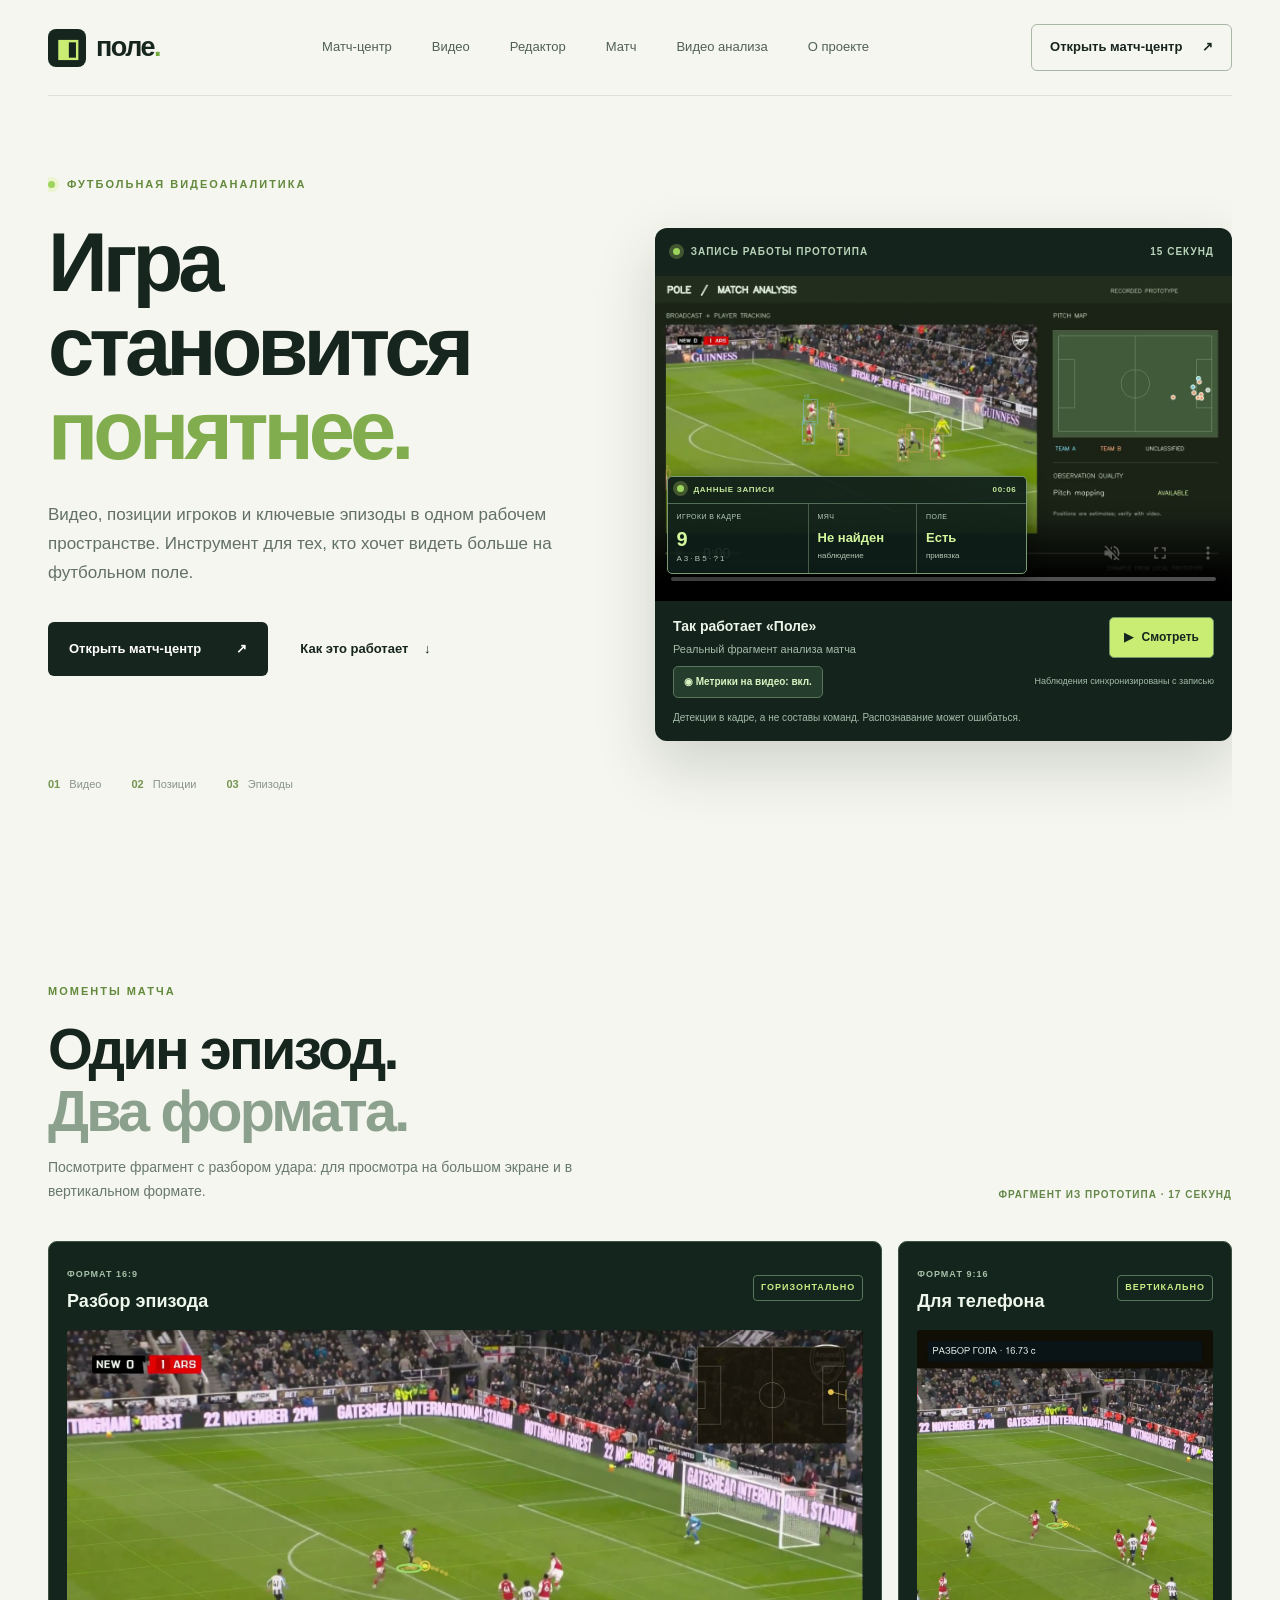
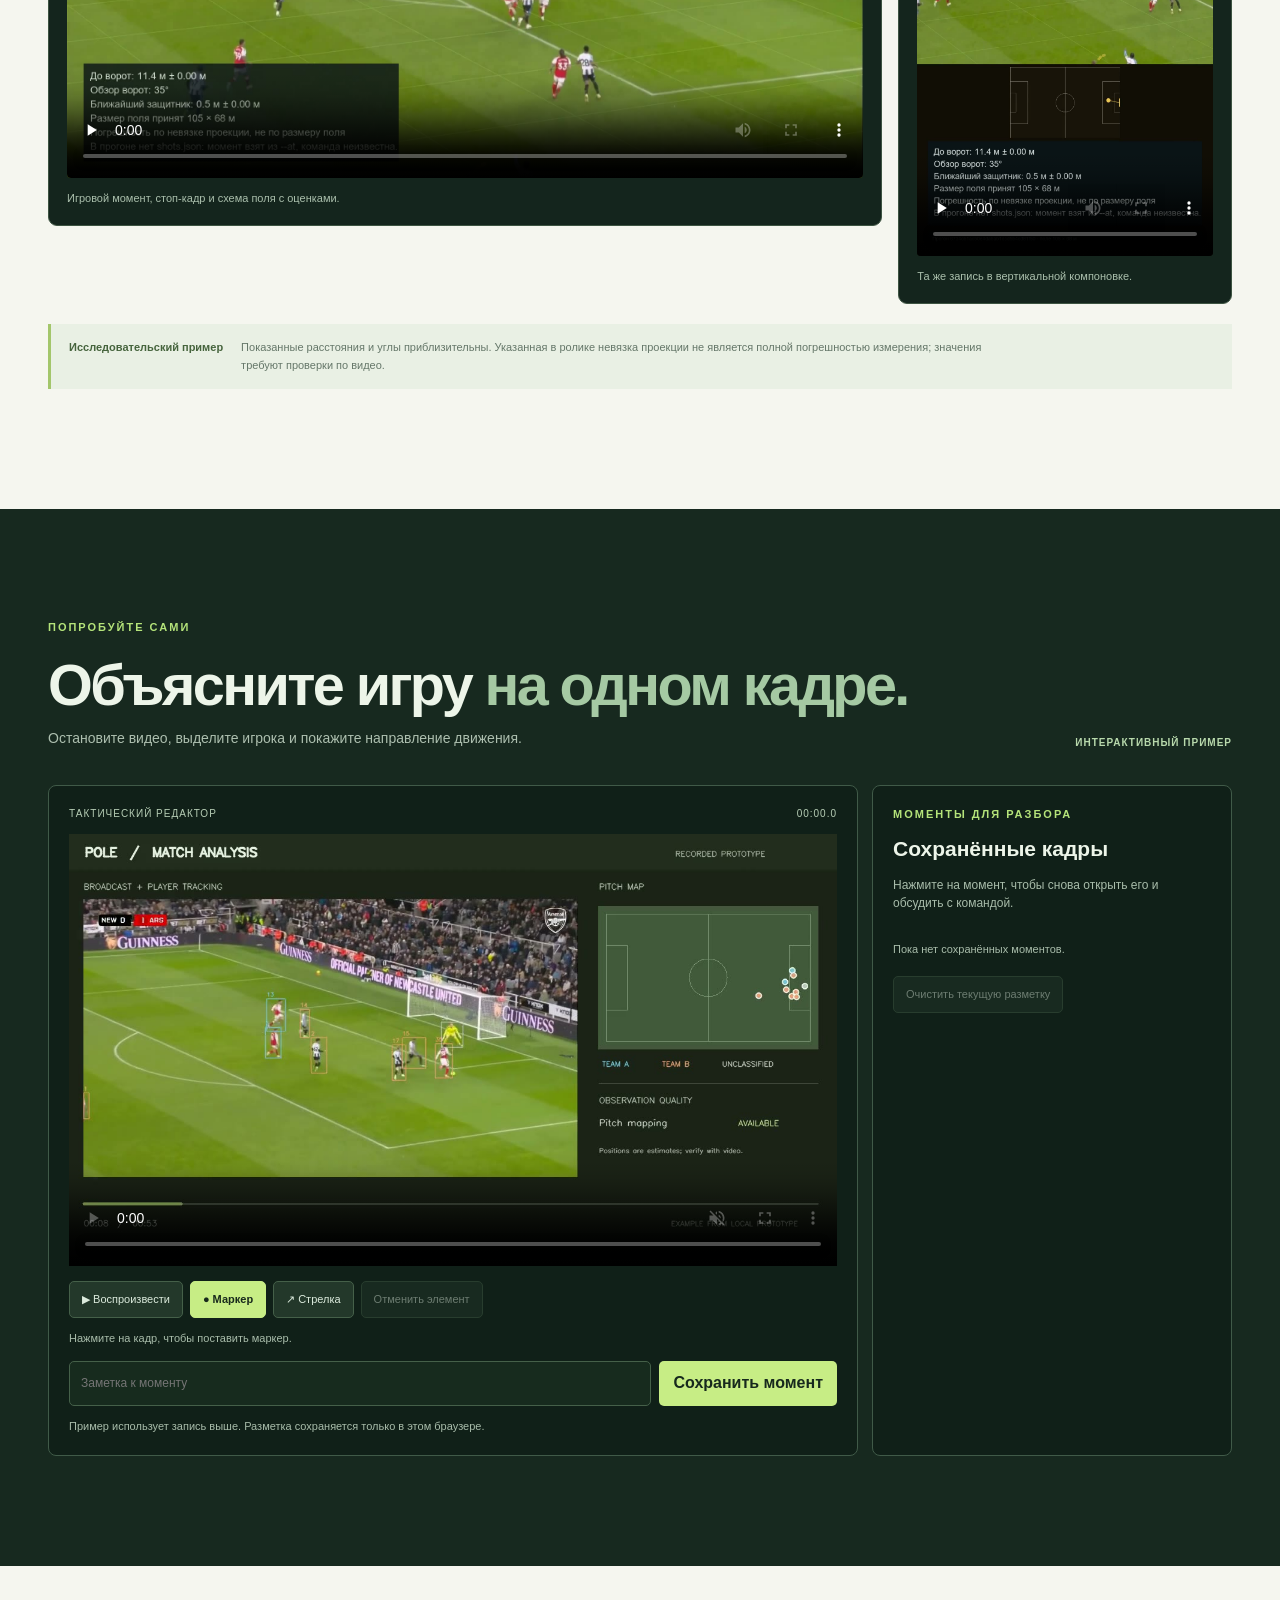
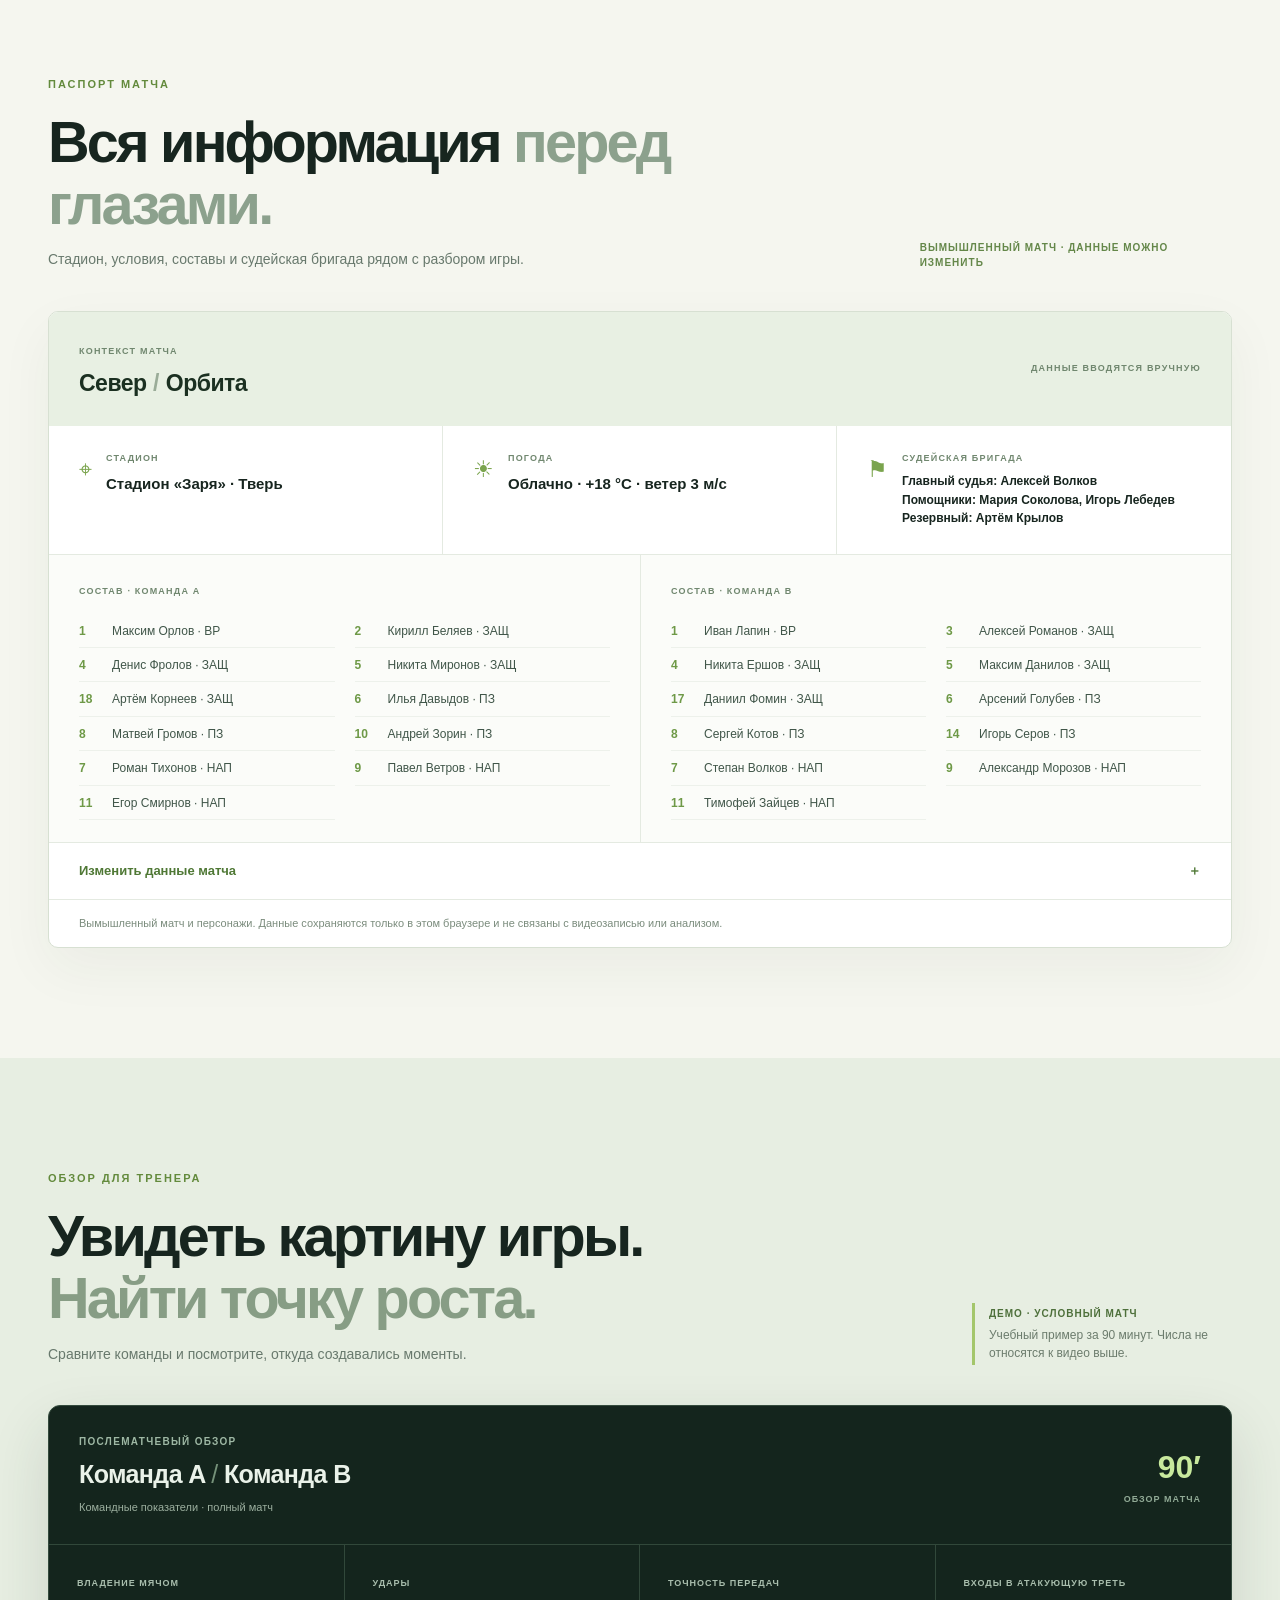
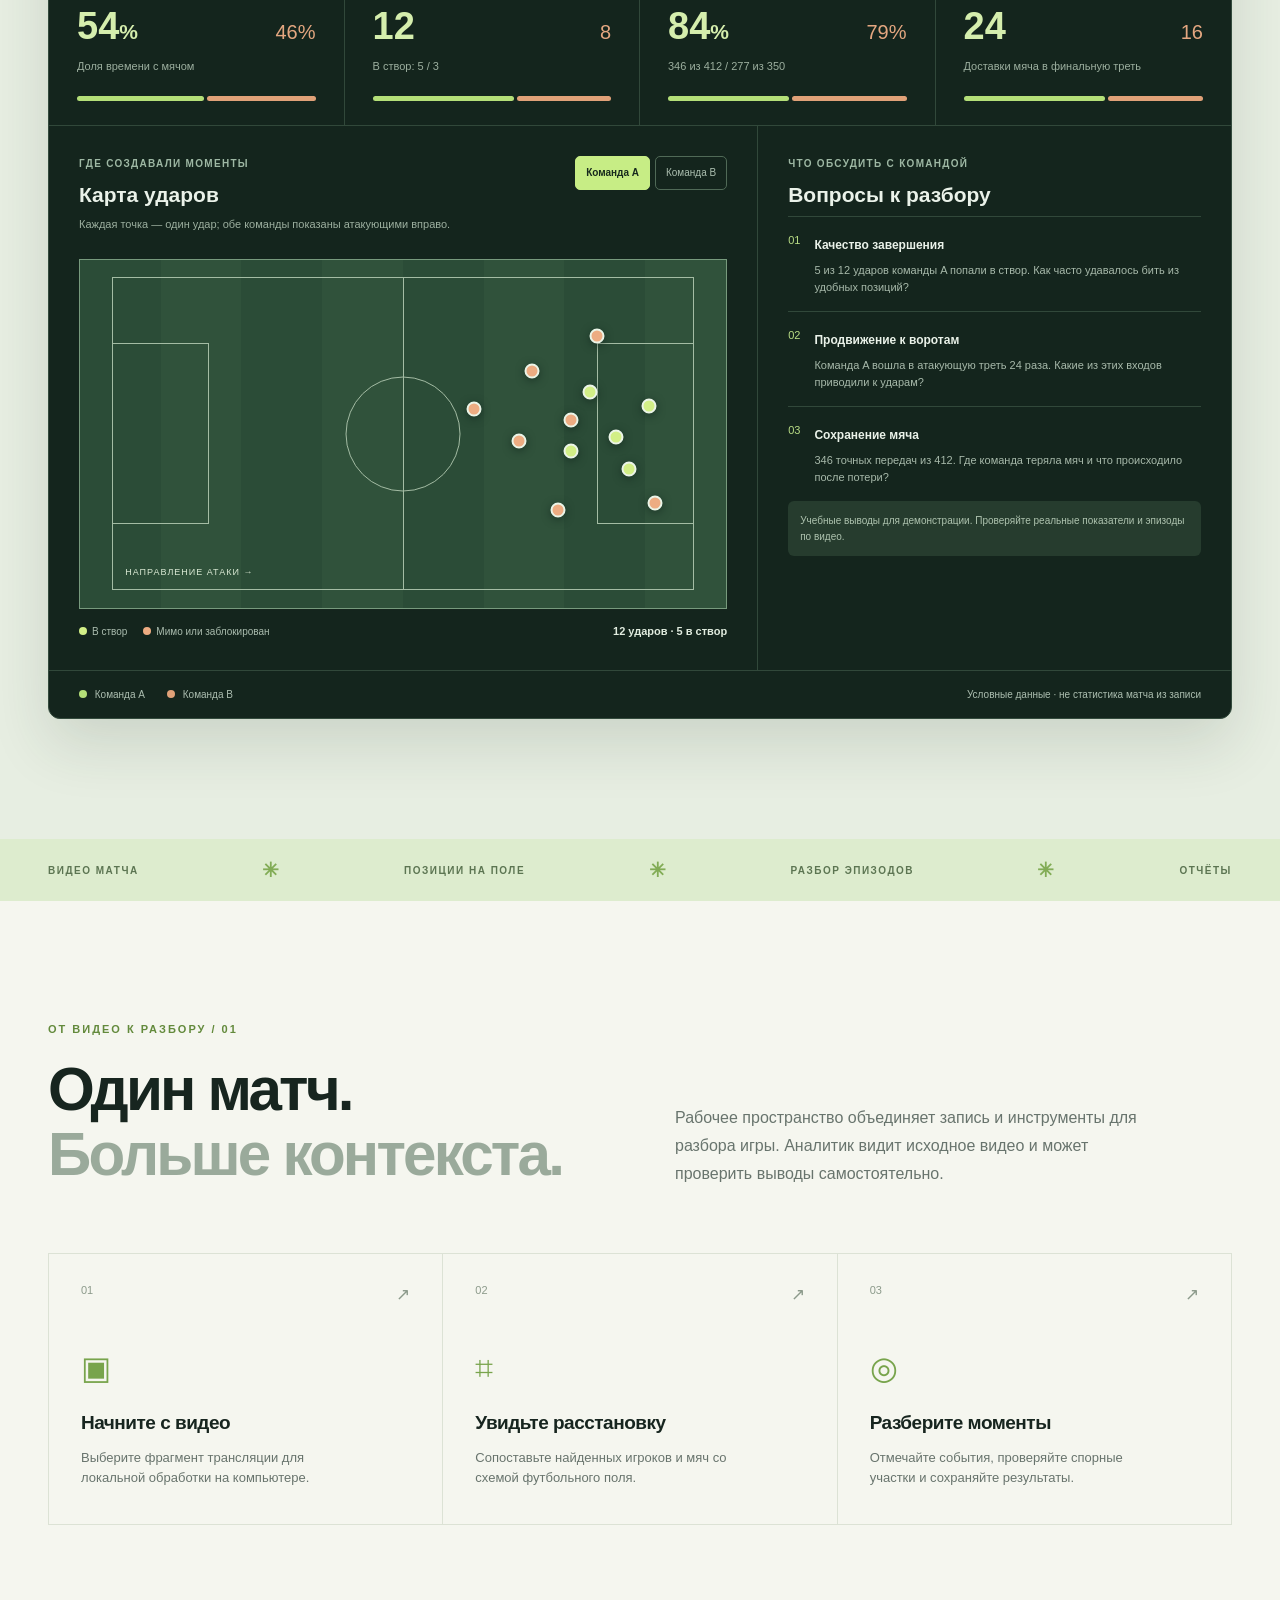
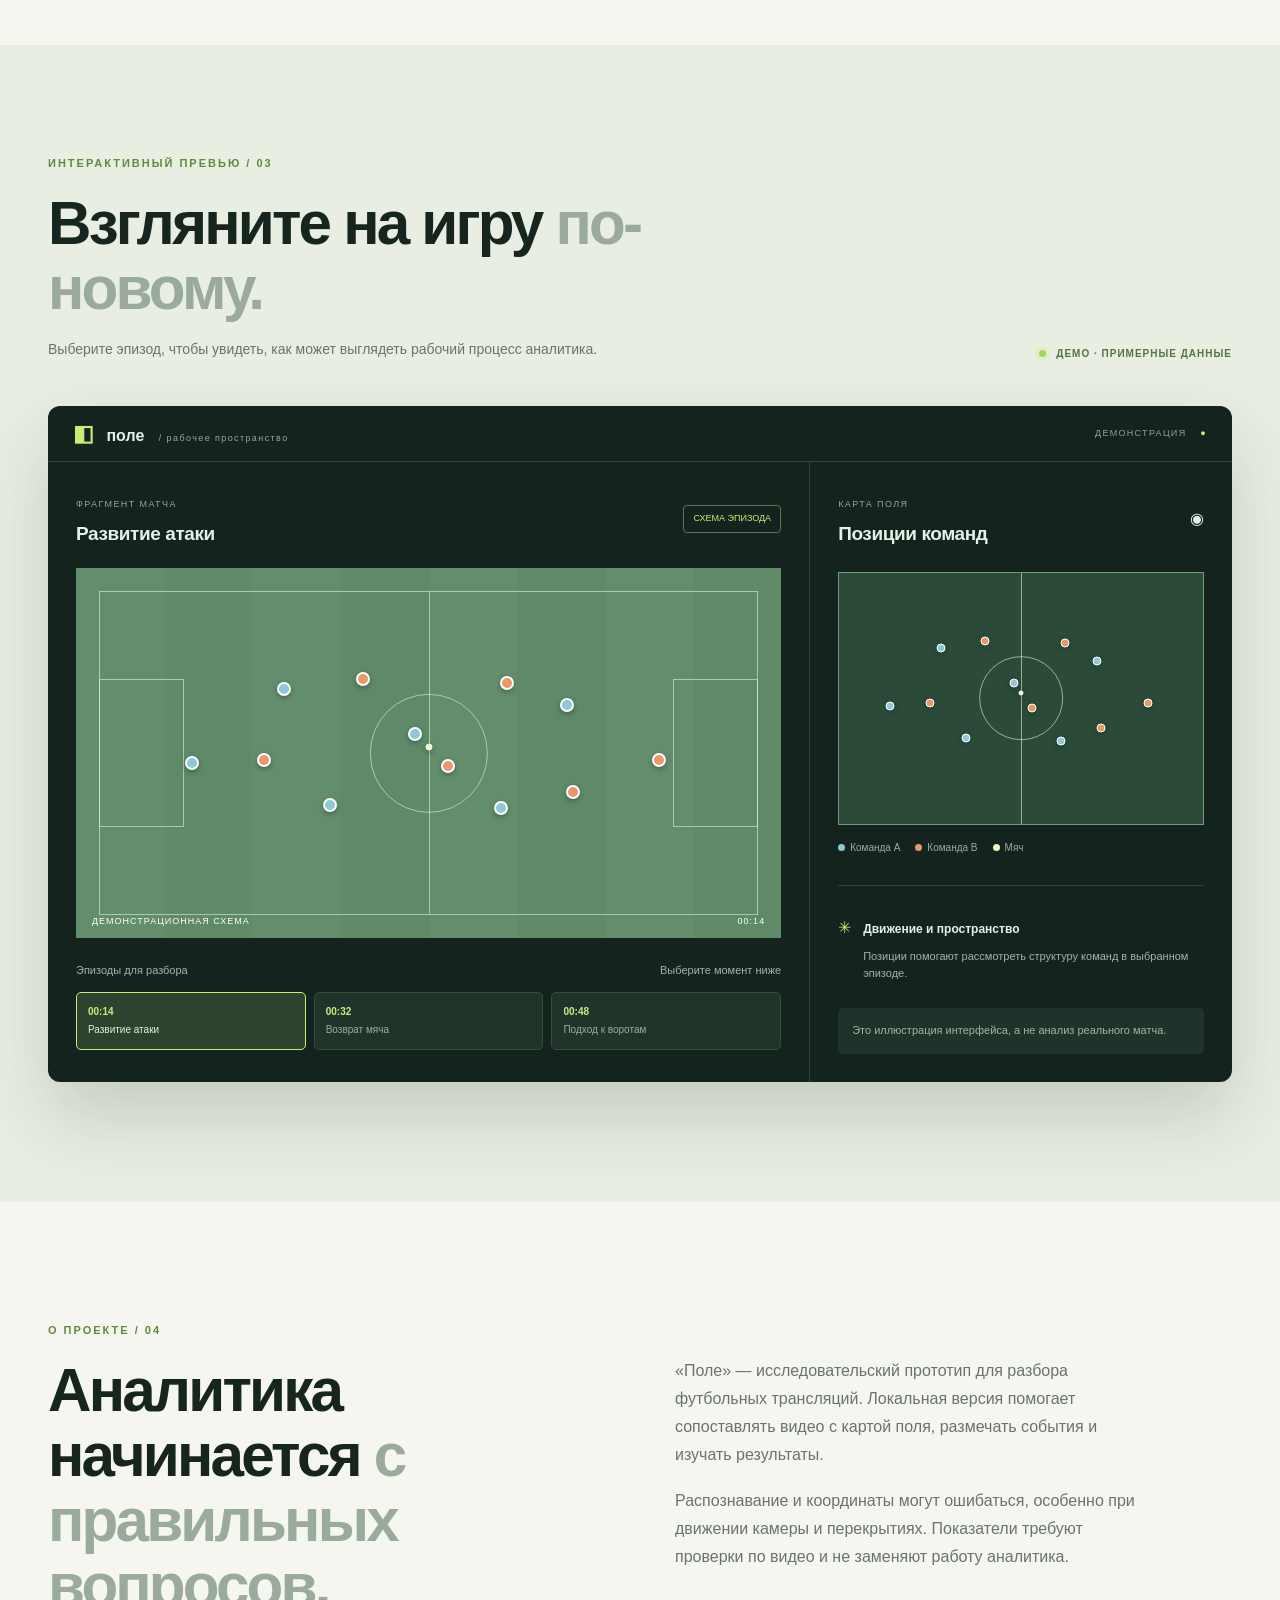
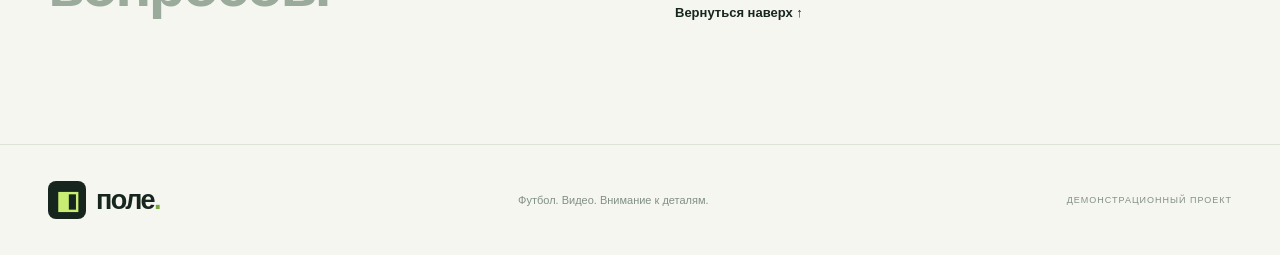
<file: index.html>
<!doctype html>
<html lang="ru">
<head>
  <meta charset="utf-8"><meta name="viewport" content="width=device-width,initial-scale=1">
  <meta name="description" content="Поле — демонстрация интерфейса для анализа футбольного видео.">
  <meta name="theme-color" content="#101a18"><title>Поле — футбольная видеоаналитика</title>
  <link rel="icon" href="favicon.svg" type="image/svg+xml"><link rel="stylesheet" href="style.css?v=9"><script defer src="app.js?v=7"></script><script defer src="tactical-demo.js?v=1"></script>
</head>
<body>
<header class="topbar wrap"><a class="brand" href="#top" aria-label="Поле, на главную"><span class="brand-mark">◧</span><span>поле<span class="brand-dot">.</span></span></a><nav aria-label="Навигация"><a href="match.html">Матч-центр</a><a href="#highlights">Видео</a><a href="#tactical-demo">Редактор</a><a href="#match-context">Матч</a><a href="#analysis">Видео анализа</a><a href="#about">О проекте</a></nav><a class="nav-cta" href="match.html">Открыть матч-центр <span>↗</span></a></header>
<main id="top">
<section class="hero wrap"><div class="hero-copy"><div class="eyebrow"><span class="live-dot"></span> ФУТБОЛЬНАЯ ВИДЕОАНАЛИТИКА</div><h1>Игра становится <em>понятнее.</em></h1><p>Видео, позиции игроков и ключевые эпизоды в одном рабочем пространстве. Инструмент для тех, кто хочет видеть больше на футбольном поле.</p><div class="hero-actions"><a class="button primary" href="match.html">Открыть матч-центр <span>↗</span></a><a class="text-link" href="#workflow">Как это работает <span>↓</span></a></div><div class="hero-foot"><span><b>01</b> Видео</span><span><b>02</b> Позиции</span><span><b>03</b> Эпизоды</span></div></div><div class="hero-video" id="analysis"><div class="hero-video-heading"><span><i class="live-dot"></i> ЗАПИСЬ РАБОТЫ ПРОТОТИПА</span><span>15 СЕКУНД</span></div><div class="broadcast-stage"><video class="record-video" controls autoplay muted loop playsinline preload="metadata" poster="assets/analysis-poster.jpg" aria-label="Видео анализа футбольного матча"><source src="assets/analysis-demo.mp4" type="video/mp4">Ваш браузер не поддерживает видео.</video><div class="broadcast-overlay" id="broadcastOverlay" hidden><div class="broadcast-title"><span><i class="live-dot"></i> ДАННЫЕ ЗАПИСИ</span><span id="overlayTime">00:06</span></div><div class="broadcast-values"><div><span>ИГРОКИ В КАДРЕ</span><strong id="observedPlayers">—</strong><small id="observedTeams">A — · B — · ? —</small></div><div><span>МЯЧ</span><strong class="broadcast-status" id="observedBall">—</strong><small>наблюдение</small></div><div><span>ПОЛЕ</span><strong class="broadcast-status" id="observedField">—</strong><small>привязка</small></div></div></div></div><div class="hero-video-footer"><div><strong>Так работает «Поле»</strong><span>Реальный фрагмент анализа матча</span></div><button type="button" class="video-toggle" aria-label="Остановить видео">❚❚ <span>Пауза</span></button></div><div class="broadcast-controls"><button type="button" id="overlayToggle" aria-pressed="true">◉ Метрики на видео: вкл.</button><span id="overlayMessage">Наблюдения синхронизированы с записью</span></div><p class="hero-video-note">Детекции в кадре, а не составы команд. Распознавание может ошибаться.</p></div></section>
<section class="highlights-section" id="highlights"><div class="wrap"><div class="highlights-heading"><div><div class="eyebrow">МОМЕНТЫ МАТЧА</div><h2>Один эпизод.<br><span>Два формата.</span></h2><p>Посмотрите фрагмент с разбором удара: для просмотра на большом экране и в вертикальном формате.</p></div><span class="highlight-badge">ФРАГМЕНТ ИЗ ПРОТОТИПА · 17 СЕКУНД</span></div><div class="highlights-grid"><article class="highlight-card"><div class="highlight-card-head"><div><span>ФОРМАТ 16:9</span><h3>Разбор эпизода</h3></div><span class="highlight-tag">ГОРИЗОНТАЛЬНО</span></div><video controls playsinline preload="none" poster="assets/goal-wide-poster.jpg" aria-label="Горизонтальный фрагмент разбора удара"><source src="assets/goal-16x9.mp4" type="video/mp4">Ваш браузер не поддерживает видео.</video><p>Игровой момент, стоп-кадр и схема поля с оценками.</p></article><article class="highlight-card highlight-vertical"><div class="highlight-card-head"><div><span>ФОРМАТ 9:16</span><h3>Для телефона</h3></div><span class="highlight-tag">ВЕРТИКАЛЬНО</span></div><video controls playsinline preload="none" poster="assets/goal-vertical-poster.jpg" aria-label="Вертикальный фрагмент разбора удара"><source src="assets/goal-9x16.mp4" type="video/mp4">Ваш браузер не поддерживает видео.</video><p>Та же запись в вертикальной компоновке.</p></article></div><div class="highlight-note"><strong>Исследовательский пример</strong><span>Показанные расстояния и углы приблизительны. Указанная в ролике невязка проекции не является полной погрешностью измерения; значения требуют проверки по видео.</span></div></div></section>
<section class="tactical-demo-section" id="tactical-demo"><div class="wrap"><div class="tactical-demo-heading"><div><div class="eyebrow">ПОПРОБУЙТЕ САМИ</div><h2>Объясните игру <span>на одном кадре.</span></h2><p>Остановите видео, выделите игрока и покажите направление движения.</p></div><span class="tactical-demo-badge">ИНТЕРАКТИВНЫЙ ПРИМЕР</span></div><div class="tactical-demo-layout"><div class="tactical-demo-work"><div class="tactical-demo-bar"><span>ТАКТИЧЕСКИЙ РЕДАКТОР</span><span id="demoClock">00:00.0</span></div><div class="tactical-demo-stage"><video id="demoTacticalVideo" controls muted playsinline preload="metadata" poster="assets/analysis-poster.jpg"><source src="assets/analysis-demo.mp4" type="video/mp4"></video><canvas id="demoDrawing" aria-label="Маркеры и стрелки на кадре"></canvas></div><div class="tactical-demo-tools"><button type="button" id="demoPause">▶ Воспроизвести</button><button type="button" class="chosen" data-demo-tool="marker">● Маркер</button><button type="button" data-demo-tool="arrow">↗ Стрелка</button><button type="button" id="demoUndo">Отменить элемент</button></div><p class="tactical-demo-hint" id="demoDrawHint">Остановите видео и нажмите на кадр, чтобы поставить маркер. Для стрелки протяните по кадру.</p><div class="tactical-demo-actions"><input id="demoNote" maxlength="100" placeholder="Заметка к моменту"><button type="button" id="demoSave">Сохранить момент</button></div><p class="tactical-demo-disclaimer" id="demoSaveStatus" role="status">Пример использует запись выше. Разметка сохраняется только в этом браузере.</p></div><aside class="tactical-demo-side"><div class="eyebrow">МОМЕНТЫ ДЛЯ РАЗБОРА</div><h3>Сохранённые кадры</h3><p>Нажмите на момент, чтобы снова открыть его и обсудить с командой.</p><div id="demoMoments"></div><button type="button" id="demoClear" disabled>Очистить текущую разметку</button></aside></div></div></section>
<section class="context-section" id="match-context"><div class="wrap"><div class="context-intro"><div><div class="eyebrow">ПАСПОРТ МАТЧА</div><h2>Вся информация <span>перед глазами.</span></h2><p>Стадион, условия, составы и судейская бригада рядом с разбором игры.</p></div><span class="context-badge">ВЫМЫШЛЕННЫЙ МАТЧ · ДАННЫЕ МОЖНО ИЗМЕНИТЬ</span></div><div class="match-card"><div class="match-card-head"><div><span>КОНТЕКСТ МАТЧА</span><h3><span id="teamAName">Север</span> <i> / </i> <span id="teamBName">Орбита</span></h3></div><span>ДАННЫЕ ВВОДЯТСЯ ВРУЧНУЮ</span></div><div class="context-grid"><article><span>⌖</span><div><small>СТАДИОН</small><strong id="showStadium">Пример стадиона</strong></div></article><article><span>☀</span><div><small>ПОГОДА</small><strong id="showWeather">Ясно, +18 °C</strong></div></article><article><span>⚑</span><div><small>СУДЕЙСКАЯ БРИГАДА</small><strong id="showOfficials">Главный судья: Алексей Волков</strong></div></article></div><div class="squads"><div><small>СОСТАВ · КОМАНДА A</small><div class="squad-list" id="showSquadA"></div></div><div><small>СОСТАВ · КОМАНДА B</small><div class="squad-list" id="showSquadB"></div></div></div><details class="context-editor"><summary>Изменить данные матча <span>＋</span></summary><form id="contextForm"><div class="context-fields"><label>Название команды A<input id="editTeamA" maxlength="60"></label><label>Название команды B<input id="editTeamB" maxlength="60"></label><label>Стадион<input id="editStadium" maxlength="100" placeholder="Название стадиона"></label><label>Погода<input id="editWeather" maxlength="100" placeholder="Температура и условия"></label><label>Судьи<textarea id="editOfficials" maxlength="300" rows="3" placeholder="Главный судья и помощники"></textarea></label><label>Команда A<textarea id="editSquadA" maxlength="500" rows="3" placeholder="Номера и имена игроков"></textarea></label><label>Команда B<textarea id="editSquadB" maxlength="500" rows="3" placeholder="Номера и имена игроков"></textarea></label></div><button type="submit">Сохранить данные</button><button type="button" class="example-fill" id="fillExample">Заполнить примером</button><span role="status" id="contextStatus"></span></form></details><p class="context-disclaimer">Вымышленный матч и персонажи. Данные сохраняются только в этом браузере и не связаны с видеозаписью или анализом.</p></div></div></section>
<section class="coach-section" id="coach-report"><div class="wrap"><div class="coach-intro"><div><div class="eyebrow">ОБЗОР ДЛЯ ТРЕНЕРА</div><h2>Увидеть картину игры.<br><span>Найти точку роста.</span></h2><p>Сравните команды и посмотрите, откуда создавались моменты.</p></div><div class="example-label"><strong>ДЕМО · УСЛОВНЫЙ МАТЧ</strong><span>Учебный пример за 90 минут. Числа не относятся к видео выше.</span></div></div>
<div class="coach-dashboard"><div class="coach-header"><div><div class="coach-kicker">ПОСЛЕМАТЧЕВЫЙ ОБЗОР</div><h3>Команда A <span> / </span> Команда B</h3><p>Командные показатели · полный матч</p></div><div class="coach-head-mark">90′ <span>ОБЗОР МАТЧА</span></div></div>
<div class="coach-stats"><article><span>ВЛАДЕНИЕ МЯЧОМ</span><div><strong>54<small>%</small></strong><em>46%</em></div><p>Доля времени с мячом</p><div class="metric-track"><i style="width:54%"></i><b style="width:46%"></b></div></article><article><span>УДАРЫ</span><div><strong>12</strong><em>8</em></div><p>В створ: 5 / 3</p><div class="mini-bars"><i style="width:60%"></i><b style="width:40%"></b></div></article><article><span>ТОЧНОСТЬ ПЕРЕДАЧ</span><div><strong>84<small>%</small></strong><em>79%</em></div><p>346 из 412 / 277 из 350</p><div class="mini-bars"><i style="width:51.5%"></i><b style="width:48.5%"></b></div></article><article><span>ВХОДЫ В АТАКУЮЩУЮ ТРЕТЬ</span><div><strong>24</strong><em>16</em></div><p>Доставки мяча в финальную треть</p><div class="mini-bars"><i style="width:60%"></i><b style="width:40%"></b></div></article></div>
<div class="coach-body"><article class="shot-card"><div class="chart-heading"><div><div class="coach-kicker">ГДЕ СОЗДАВАЛИ МОМЕНТЫ</div><h3>Карта ударов</h3><p>Каждая точка — один удар; обе команды показаны атакующими вправо.</p></div><div class="shot-filters" role="group" aria-label="Выбор команды для карты ударов"><button type="button" data-team="a" class="active" aria-pressed="true">Команда A</button><button type="button" data-team="b" aria-pressed="false">Команда B</button></div></div><div class="shot-pitch" role="img" id="shotPitch" aria-label="Карта ударов команды A: 12 ударов, 5 в створ"><div class="shot-mid"></div><div class="shot-circle"></div><div class="shot-box shot-box-left"></div><div class="shot-box shot-box-right"></div><div id="shotDots"></div><span class="shot-arrow">НАПРАВЛЕНИЕ АТАКИ →</span></div><div class="shot-legend"><span><i class="on-target"></i>В створ</span><span><i class="off-target"></i>Мимо или заблокирован</span><strong id="shotSummary">12 ударов · 5 в створ</strong></div></article>
<aside class="coach-insights"><div class="coach-kicker">ЧТО ОБСУДИТЬ С КОМАНДОЙ</div><h3>Вопросы к разбору</h3><div class="insight-row"><span>01</span><div><strong>Качество завершения</strong><p>5 из 12 ударов команды A попали в створ. Как часто удавалось бить из удобных позиций?</p></div></div><div class="insight-row"><span>02</span><div><strong>Продвижение к воротам</strong><p>Команда A вошла в атакующую треть 24 раза. Какие из этих входов приводили к ударам?</p></div></div><div class="insight-row"><span>03</span><div><strong>Сохранение мяча</strong><p>346 точных передач из 412. Где команда теряла мяч и что происходило после потери?</p></div></div><div class="coach-notice">Учебные выводы для демонстрации. Проверяйте реальные показатели и эпизоды по видео.</div></aside></div><div class="coach-footer"><span><i class="legend-a"></i> Команда A</span><span><i class="legend-b"></i> Команда B</span><span>Условные данные · не статистика матча из записи</span></div></div></div></section>
<section class="ticker" aria-label="Основные возможности"><div class="wrap"><span>ВИДЕО МАТЧА</span><i>✳</i><span>ПОЗИЦИИ НА ПОЛЕ</span><i>✳</i><span>РАЗБОР ЭПИЗОДОВ</span><i>✳</i><span>ОТЧЁТЫ</span></div></section>
<section class="section wrap" id="workflow"><div class="section-head"><div><div class="eyebrow">ОТ ВИДЕО К РАЗБОРУ / 01</div><h2>Один матч.<br><span>Больше контекста.</span></h2></div><p>Рабочее пространство объединяет запись и инструменты для разбора игры. Аналитик видит исходное видео и может проверить выводы самостоятельно.</p></div><div class="features"><article><div class="feature-number">01 <span>↗</span></div><div class="feature-icon">▣</div><h3>Начните с видео</h3><p>Выберите фрагмент трансляции для локальной обработки на компьютере.</p></article><article><div class="feature-number">02 <span>↗</span></div><div class="feature-icon">⌗</div><h3>Увидьте расстановку</h3><p>Сопоставьте найденных игроков и мяч со схемой футбольного поля.</p></article><article><div class="feature-number">03 <span>↗</span></div><div class="feature-icon">◎</div><h3>Разберите моменты</h3><p>Отмечайте события, проверяйте спорные участки и сохраняйте результаты.</p></article></div></section>
<section class="demo-section" id="demo"><div class="wrap"><div class="demo-head"><div><div class="eyebrow">ИНТЕРАКТИВНЫЙ ПРЕВЬЮ / 03</div><h2>Взгляните на игру <span>по-новому.</span></h2><p>Выберите эпизод, чтобы увидеть, как может выглядеть рабочий процесс аналитика.</p></div><span class="demo-badge"><span class="live-dot"></span> ДЕМО · ПРИМЕРНЫЕ ДАННЫЕ</span></div>
<div class="product"><div class="product-top"><div class="product-brand"><span>◧</span> поле <small>/ рабочее пространство</small></div><div class="product-meta">ДЕМОНСТРАЦИЯ <span>●</span></div></div><div class="product-body"><div class="product-main"><div class="product-title"><div><small>ФРАГМЕНТ МАТЧА</small><h3 id="sceneTitle">Развитие атаки</h3></div><span class="pill">СХЕМА ЭПИЗОДА</span></div><div class="mock-video"><div class="mock-lines"><div class="mock-half"></div><div class="mock-circle"></div><div class="mock-box left"></div><div class="mock-box right"></div><div id="players"></div></div><div class="video-overlay"><span>ДЕМОНСТРАЦИОННАЯ СХЕМА</span><span id="timecode">00:14</span></div></div><div class="timeline-head"><span>Эпизоды для разбора</span><span>Выберите момент ниже</span></div><div class="timeline"><button class="moment active" type="button" data-scene="0"><b>00:14</b><span>Развитие атаки</span></button><button class="moment" type="button" data-scene="1"><b>00:32</b><span>Возврат мяча</span></button><button class="moment" type="button" data-scene="2"><b>00:48</b><span>Подход к воротам</span></button></div></div><aside class="product-side"><div class="side-head"><div><small>КАРТА ПОЛЯ</small><h3>Позиции команд</h3></div><span>◉</span></div><div class="mini-pitch"><div class="mini-half"></div><div class="mini-circle"></div><div id="miniPlayers"></div></div><div class="legend"><span><i class="a"></i>Команда A</span><span><i class="b"></i>Команда B</span><span><i class="ball"></i>Мяч</span></div><div class="side-divider"></div><div class="insight"><span class="insight-icon">✳</span><div><b id="insightTitle">Движение и пространство</b><p id="insightText">Позиции помогают рассмотреть структуру команд в выбранном эпизоде.</p></div></div><div class="demo-note">Это иллюстрация интерфейса, а не анализ реального матча.</div></aside></div></div></div></section>
<section class="section about wrap" id="about"><div><div class="eyebrow">О ПРОЕКТЕ / 04</div><h2>Аналитика начинается <span>с правильных вопросов.</span></h2></div><div class="about-copy"><p>«Поле» — исследовательский прототип для разбора футбольных трансляций. Локальная версия помогает сопоставлять видео с картой поля, размечать события и изучать результаты.</p><p>Распознавание и координаты могут ошибаться, особенно при движении камеры и перекрытиях. Показатели требуют проверки по видео и не заменяют работу аналитика.</p><a class="text-link" href="#top">Вернуться наверх ↑</a></div></section>
</main><footer><div class="wrap footer-inner"><a class="brand" href="#top"><span class="brand-mark">◧</span><span>поле<span class="brand-dot">.</span></span></a><span>Футбол. Видео. Внимание к деталям.</span><span>ДЕМОНСТРАЦИОННЫЙ ПРОЕКТ</span></div></footer>
</body></html>
</file>
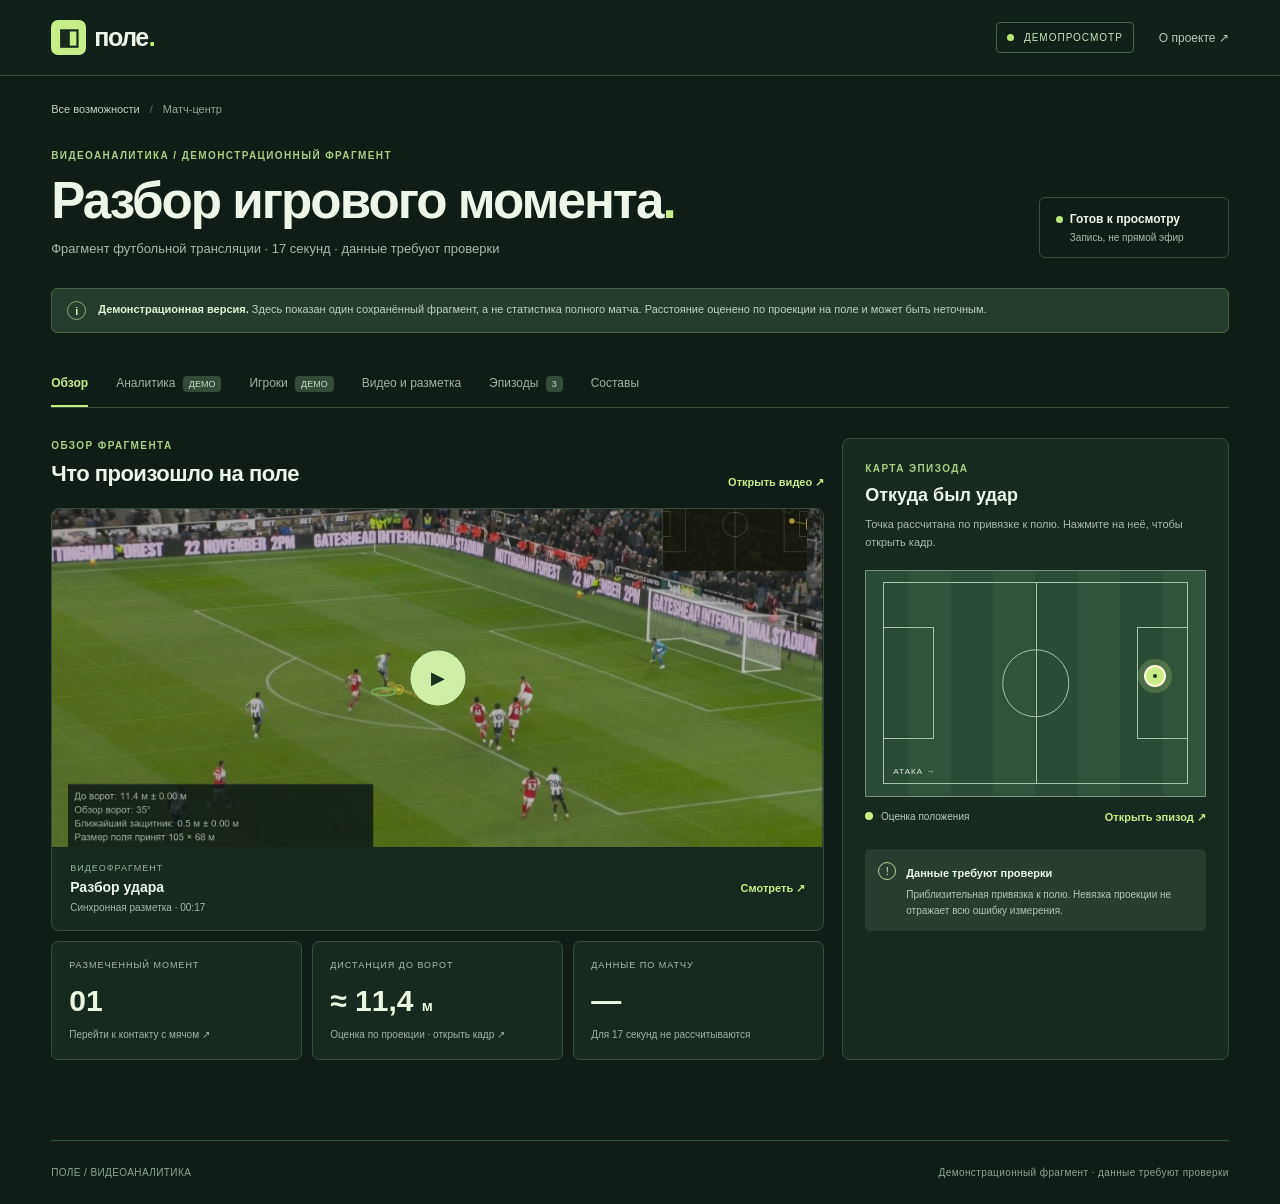
<file: match.html>
<!doctype html>
<html lang="ru"><head><meta charset="utf-8"><meta name="viewport" content="width=device-width,initial-scale=1"><meta name="theme-color" content="#101e18"><title>Матч-центр · Поле</title><link rel="icon" href="favicon.svg" type="image/svg+xml"><link rel="stylesheet" href="match.css?v=5"><script defer src="match.js?v=4"></script><script defer src="match-tactics.js?v=2"></script><script defer src="analytics-demo.js?v=1"></script><script defer src="players-demo.js?v=1"></script></head><body>
<header class="topbar"><a class="brand" href="./" aria-label="Поле — на главную"><span class="brand-mark">◧</span> поле<span class="brand-dot">.</span></a><div class="topbar-right"><span class="mode-pill"><i></i> ДЕМОПРОСМОТР</span><a href="./">О проекте ↗</a></div></header>
<main class="shell"><div class="breadcrumbs"><a href="./">Все возможности</a><span>/</span> Матч-центр</div><section class="match-header"><div><div class="eyebrow">ВИДЕОАНАЛИТИКА / ДЕМОНСТРАЦИОННЫЙ ФРАГМЕНТ</div><h1>Разбор игрового момента<span>.</span></h1><p>Фрагмент футбольной трансляции · 17 секунд · данные требуют проверки</p></div><div class="header-status"><span class="status-dot"></span><div><strong>Готов к просмотру</strong><small>Запись, не прямой эфир</small></div></div></section>
<div class="status-banner"><span>i</span><p><strong>Демонстрационная версия.</strong> Здесь показан один сохранённый фрагмент, а не статистика полного матча. Расстояние оценено по проекции на поле и может быть неточным.</p></div>
<div class="match-nav" role="tablist" aria-label="Разделы матч-центра"><button id="tab-overview" role="tab" aria-selected="true" aria-controls="panel-overview" data-view="overview">Обзор</button><button id="tab-analytics" role="tab" aria-selected="false" aria-controls="panel-analytics" data-view="analytics" tabindex="-1">Аналитика <span>ДЕМО</span></button><button id="tab-players" role="tab" aria-selected="false" aria-controls="panel-players" data-view="players" tabindex="-1">Игроки <span>ДЕМО</span></button><button id="tab-video" role="tab" aria-selected="false" aria-controls="panel-video" data-view="video" tabindex="-1">Видео и разметка</button><button id="tab-events" role="tab" aria-selected="false" aria-controls="panel-events" data-view="events" tabindex="-1">Эпизоды <span>3</span></button><button id="tab-context" role="tab" aria-selected="false" aria-controls="panel-context" data-view="context" tabindex="-1">Составы</button></div>
<section class="panel-view" id="panel-overview" role="tabpanel" aria-labelledby="tab-overview"><div class="overview-grid"><div class="overview-main"><div class="section-line"><div><div class="eyebrow">ОБЗОР ФРАГМЕНТА</div><h2>Что произошло на поле</h2></div><button class="subtle-button" data-open="video">Открыть видео ↗</button></div><div class="snapshot"><div class="snapshot-image"><img src="assets/goal-wide-poster.jpg" alt="Кадр футбольной атаки"><button type="button" class="play-disc" data-open="video" aria-label="Открыть разбор видео">▶</button></div><div class="snapshot-footer"><div><span>ВИДЕОФРАГМЕНТ</span><strong>Разбор удара</strong><small>Синхронная разметка · 00:17</small></div><button type="button" data-open="video">Смотреть ↗</button></div></div><div class="metric-grid"><button type="button" class="metric-card" id="shotMetric"><span>РАЗМЕЧЕННЫЙ МОМЕНТ</span><strong>01</strong><small>Перейти к контакту с мячом ↗</small></button><button type="button" class="metric-card" id="distanceMetric"><span>ДИСТАНЦИЯ ДО ВОРОТ</span><strong>≈ 11,4 <small>м</small></strong><small>Оценка по проекции · открыть кадр ↗</small></button><div class="metric-card"><span>ДАННЫЕ ПО МАТЧУ</span><strong>—</strong><small>Для 17 секунд не рассчитываются</small></div></div></div><aside class="overview-aside"><div class="eyebrow">КАРТА ЭПИЗОДА</div><h3>Откуда был удар</h3><p>Точка рассчитана по привязке к полю. Нажмите на неё, чтобы открыть кадр.</p><div class="pitch" aria-label="Схема футбольного поля"><div class="pitch-mid"></div><div class="pitch-circle"></div><div class="pitch-box p-left"></div><div class="pitch-box p-right"></div><button id="shotPoint" class="shot-point" type="button" aria-label="Открыть отмеченный момент удара на видео"><span></span></button><span class="pitch-direction">АТАКА →</span></div><div class="pitch-meta"><span><i></i> Оценка положения</span><button type="button" id="shotLink">Открыть эпизод ↗</button></div><div class="quality-box"><span class="quality-icon">!</span><div><strong>Данные требуют проверки</strong><p>Приблизительная привязка к полю. Невязка проекции не отражает всю ошибку измерения.</p></div></div></aside></div></section>
<section class="panel-view analytics-view" id="panel-analytics" role="tabpanel" aria-labelledby="tab-analytics" hidden><div class="analytics-top"><div><div class="eyebrow">АНАЛИТИКА КОМАНД</div><h2>Север <span>2 : 1</span> Орбита</h2><p>Учебный матч · сравнение игровых показателей</p></div><span class="demo-data-tag">ВЫМЫШЛЕННЫЕ ДАННЫЕ</span></div><div class="analytics-warning"><strong>Демонстрационный пример.</strong> Команды, матч и все цифры ниже вымышлены и не относятся к видео в матч-центре.</div>
<div class="analytics-scores"><div><span>ВЛАДЕНИЕ</span><strong>54% <i>/</i> 46%</strong><small>Север / Орбита</small></div><div><span>УДАРЫ</span><strong>12 <i>/</i> 8</strong><small>В створ: 5 / 3</small></div><div><span>ТОЧНОСТЬ ПЕРЕДАЧ</span><strong>84% <i>/</i> 79%</strong><small>346 из 412 / 277 из 350</small></div><div><span>АТАКУЮЩАЯ ТРЕТЬ</span><strong>24 <i>/</i> 16</strong><small>Входы с мячом</small></div></div>
<div class="analytics-grid"><article class="analytics-panel trends-panel"><div class="analytics-panel-head"><div><div class="eyebrow">ФОРМА КОМАНД</div><h3>Динамика по матчам</h3><p>Сравнение по предыдущим играм до учебного матча.</p></div><label class="analytics-select">Последние <select id="historyRange" aria-label="Количество предыдущих матчей"><option value="5">5 матчей</option><option value="10" selected>10 матчей</option></select></label></div><div class="analytics-filters" role="group" aria-label="Показатель графика"><button type="button" data-trend="goals" class="selected" aria-pressed="true">Голы</button><button type="button" data-trend="shots" aria-pressed="false">Удары</button><button type="button" data-trend="possession" aria-pressed="false">Владение</button></div><div class="chart-legend"><span><i class="chart-dot north"></i>Север</span><span><i class="chart-dot orbit"></i>Орбита</span><span id="trendUnit">Голов за матч</span></div><svg id="trendChart" viewBox="0 0 760 260" role="img" aria-label="Динамика показателей за предыдущие матчи"></svg><p class="chart-footnote">Матчи сгруппированы по порядку, а не по общим датам. Все значения условные.</p></article>
<article class="analytics-panel comparison-panel"><div class="eyebrow">УЧЕБНЫЙ МАТЧ</div><h3>Сравнение команд</h3><p>Показатели одного вымышленного матча.</p><div class="comparison-legend"><span><i class="chart-dot north"></i>Север</span><span><i class="chart-dot orbit"></i>Орбита</span></div><div id="comparisonBars"></div><p class="chart-footnote">Доли полос показывают соотношение двух значений по каждой строке.</p></article></div>
<div class="analytics-bottom"><article class="analytics-panel history-panel"><div class="analytics-panel-head"><div><div class="eyebrow">ПРЕДЫДУЩИЕ ИГРЫ</div><h3>Форма команды</h3><p>Учебная история, не реальные результаты.</p></div><div class="analytics-filters compact" role="group" aria-label="Команда"><button type="button" data-history-team="north" class="selected" aria-pressed="true">Север</button><button type="button" data-history-team="orbit" aria-pressed="false">Орбита</button></div></div><div class="form-strip" id="formStrip"></div><div class="table-scroll"><table class="history-table"><thead><tr><th>Матч</th><th>Соперник</th><th>Счёт</th><th>Удары</th><th>Владение</th><th>Итог</th></tr></thead><tbody id="historyRows"></tbody></table></div><p class="chart-footnote">Счёт указан с позиции выбранной команды. Последний матч — справа на графике.</p></article>
<article class="analytics-panel summary-panel"><div class="eyebrow">ДЛЯ ТРЕНЕРА</div><h3>Ключевые наблюдения</h3><div class="coach-observation"><span>01</span><p>Север нанёс <strong>12 ударов</strong>, из них 5 в створ. Стоит разобрать качество завершения.</p></div><div class="coach-observation"><span>02</span><p>Орбита выполнила <strong>277 точных передач</strong> из 350. Посмотрите, где возникали потери.</p></div><div class="coach-observation"><span>03</span><p>Север вошёл в атакующую треть <strong>24 раза</strong>. Какие входы завершались ударом?</p></div><div class="analytics-foot">Выводы на основе вымышленных данных. Реальная аналитика требует проверки и видео.</div></article></div></section>
<section class="panel-view players-view" id="panel-players" role="tabpanel" aria-labelledby="tab-players" hidden><div class="players-head"><div><div class="eyebrow">АНАЛИТИКА / ИГРОКИ</div><h2>Статистика за сезон</h2><p>Сравните игроков команды по участию, результативности и передачам.</p></div><span class="demo-data-tag">ВЫМЫШЛЕННЫЕ ДАННЫЕ</span></div><div class="analytics-warning"><strong>Демонстрационный пример.</strong> Игроки, команды и все показатели вымышлены; они не относятся к видео.</div><div class="players-summary"><div><span>КОМАНДА</span><strong id="playersTeamTitle">Север</strong><small>Учебный сезон 2025/26</small></div><div><span>ИГРОКОВ В ОБЗОРЕ</span><strong id="playersCount">11</strong><small>Основной состав</small></div><div><span>ЛУЧШИЙ БОМБАРДИР</span><strong id="playersTopName">Павел Ветров</strong><small id="playersTopGoals">12 голов</small></div></div><div class="players-panel"><div class="players-panel-top"><div><div class="eyebrow">СЕЗОН / ИГРОКИ</div><h3>Показатели команды</h3><p>Нажмите на заголовок столбца, чтобы изменить сортировку.</p></div><div class="analytics-filters compact" role="group" aria-label="Выбор команды для статистики игроков"><button type="button" class="selected" data-players-team="north" aria-pressed="true">Север</button><button type="button" data-players-team="orbit" aria-pressed="false">Орбита</button></div></div><div class="players-table-wrap"><table class="players-table"><thead><tr><th>Игрок</th><th>Амплуа</th><th><button type="button" data-player-sort="games">Матчи <span></span></button></th><th><button type="button" data-player-sort="minutes">Минуты <span></span></button></th><th><button type="button" data-player-sort="goals">Голы <span>↓</span></button></th><th><button type="button" data-player-sort="assists">Передачи <span></span></button></th><th><button type="button" data-player-sort="accuracy">Точность пасов <span></span></button></th><th><button type="button" data-player-sort="yellow">Жёлтые <span></span></button></th></tr></thead><tbody id="playersRows"></tbody></table></div><div class="players-legend"><span><b>ВР</b> вратарь</span><span><b>ЗАЩ</b> защитник</span><span><b>ПЗ</b> полузащитник</span><span><b>НАП</b> нападающий</span><span>Передачи — голевые</span></div></div><p class="players-footnote">Данные созданы для демонстрации интерфейса. Публичная версия не рассчитывает сезонную статистику по видео.</p></section>
<section class="panel-view" id="panel-video" role="tabpanel" aria-labelledby="tab-video" hidden><div class="video-layout"><div class="video-main"><div class="viewer-head"><div><div class="eyebrow">ТАКТИЧЕСКИЙ РЕДАКТОР</div><h2>Видео и разметка</h2></div><span class="muted-chip">РУЧНАЯ РАЗМЕТКА</span></div><div class="video-stage"><video id="demoTacticalVideo" controls muted playsinline preload="metadata" poster="assets/goal-wide-poster.jpg"><source src="assets/goal-16x9.mp4" type="video/mp4">Ваш браузер не поддерживает видео.</video><canvas id="demoDrawing" aria-label="Маркеры и стрелки на кадре"></canvas></div><div class="video-toolbar"><button type="button" id="demoPause">▶ Воспроизвести</button><span class="separator"></span><button type="button" class="chosen" data-demo-tool="marker">● Маркер</button><button type="button" data-demo-tool="arrow">↗ Стрелка</button><button type="button" data-demo-tool="circle">◯ Окружность</button><button type="button" data-demo-tool="text">Т Текст</button><button type="button" id="demoUndo">Отменить</button><span class="timecode" id="demoClock">00:00.0</span></div><label class="sr-only" for="demoLabel">Текст подписи на кадре</label><input class="label-input" id="demoLabel" maxlength="40" placeholder="Введите подпись и нажмите на кадр" hidden><p class="video-hint" id="demoDrawHint">Остановите видео и отметьте момент на кадре.</p><div class="save-row"><label for="demoNote" class="sr-only">Заметка к моменту</label><input id="demoNote" maxlength="100" placeholder="Заметка к моменту"><button type="button" id="demoSave">Сохранить момент</button></div><p id="demoSaveStatus" class="video-hint" role="status">Разметка сохранится только в этом браузере.</p></div><aside class="video-aside"><div class="aside-heading"><div><div class="eyebrow">МОМЕНТЫ ДЛЯ РАЗБОРА</div><h3>Эпизоды</h3></div><span class="muted-chip">00:17</span></div><p class="aside-note">Три ориентира по одному и тому же видеоролику.</p><div class="event-list"><button data-seek="0" type="button"><span class="event-time">00:00</span><span><strong>Начало фрагмента</strong><small>Атака у штрафной</small></span><b>↗</b></button><button data-seek="8" type="button"><span class="event-time">00:08</span><span><strong>Контакт с мячом</strong><small>Отмеченный стоп-кадр</small></span><b>↗</b></button><button data-seek="13" type="button"><span class="event-time">00:13</span><span><strong>Продолжение эпизода</strong><small>После стоп-кадра</small></span><b>↗</b></button></div><div class="saved-head"><strong>Мои пометки</strong><span>В ЭТОМ БРАУЗЕРЕ</span></div><div id="demoMoments"></div><button type="button" class="clear-button" id="demoClear" disabled>Очистить текущую разметку</button></aside></div></section>
<section class="panel-view" id="panel-events" role="tabpanel" aria-labelledby="tab-events" hidden><div class="section-line"><div><div class="eyebrow">ЭПИЗОДЫ ФРАГМЕНТА</div><h2>Моменты для разбора</h2><p>Навигационные отметки в записи, не автоматическая разметка матча.</p></div></div><div class="events-grid"><button type="button" data-seek="0"><span>00:00</span><strong>Начало фрагмента</strong><small>Открыть видео ↗</small></button><button type="button" data-seek="8"><span>00:08</span><strong>Контакт с мячом</strong><small>Открыть видео ↗</small></button><button type="button" data-seek="13"><span>00:13</span><strong>Продолжение эпизода</strong><small>Открыть видео ↗</small></button></div></section>
<section class="panel-view" id="panel-context" role="tabpanel" aria-labelledby="tab-context" hidden><div class="section-line"><div><div class="eyebrow">КОНТЕКСТ</div><h2>Информация о матче</h2><p>Для этого фрагмента данные не были предоставлены.</p></div></div><div class="context-cards"><div><span>КОМАНДЫ</span><strong>Не подтверждены</strong></div><div><span>СТАДИОН</span><strong>Не указан</strong></div><div><span>ПОГОДА</span><strong>Не указана</strong></div><div><span>СУДЕЙСКАЯ БРИГАДА</span><strong>Не указана</strong></div><div><span>СОСТАВЫ</span><strong>Не предоставлены</strong></div></div><div class="example-roster"><div class="example-roster-head"><div><div class="eyebrow">УЧЕБНЫЙ ПРИМЕР</div><h3>Север / Орбита</h3><p>Вымышленные команды и условия. Они не относятся к видео.</p></div><a href="./#match-context">Открыть редактируемый пример ↗</a></div><div class="example-facts"><div><span>СТАДИОН</span><strong>«Заря» · Тверь</strong></div><div><span>ПОГОДА</span><strong>Облачно · +18 °C</strong></div><div><span>СУДЕЙСКАЯ БРИГАДА</span><strong>А. Волков · М. Соколова · И. Лебедев</strong></div></div><div class="example-teams"><div><span>СЕВЕР · КОМАНДА A</span><p>1 Максим Орлов · ВР<br>2 Кирилл Беляев · ЗАЩ<br>4 Денис Фролов · ЗАЩ<br>5 Никита Миронов · ЗАЩ<br>18 Артём Корнеев · ЗАЩ<br>6 Илья Давыдов · ПЗ<br>8 Матвей Громов · ПЗ<br>10 Андрей Зорин · ПЗ<br>7 Роман Тихонов · НАП<br>9 Павел Ветров · НАП<br>11 Егор Смирнов · НАП</p></div><div><span>ОРБИТА · КОМАНДА B</span><p>1 Иван Лапин · ВР<br>3 Алексей Романов · ЗАЩ<br>4 Никита Ершов · ЗАЩ<br>5 Максим Данилов · ЗАЩ<br>17 Даниил Фомин · ЗАЩ<br>6 Арсений Голубев · ПЗ<br>8 Сергей Котов · ПЗ<br>14 Игорь Серов · ПЗ<br>7 Степан Волков · НАП<br>9 Александр Морозов · НАП<br>11 Тимофей Зайцев · НАП</p></div></div></div></section>
</main><footer class="footer"><span>ПОЛЕ / ВИДЕОАНАЛИТИКА</span><span>Демонстрационный фрагмент · данные требуют проверки</span></footer></body></html>
</file>
<file: style.css>
:root{--bg:#f5f6ef;--ink:#17251f;--muted:#68746d;--green:#c9ed72;--dark:#13231d;--line:#dce2d5;--orange:#e89969;--blue:#90c8d6}*{box-sizing:border-box}html{scroll-behavior:smooth}body{margin:0;background:var(--bg);color:var(--ink);font:16px/1.55 "Segoe UI",sans-serif}a{color:inherit;text-decoration:none}button{font:inherit}.wrap{width:min(1320px,calc(100% - 96px));margin:auto}.topbar{height:96px;display:flex;align-items:center;justify-content:space-between;border-bottom:1px solid var(--line)}.brand{display:inline-flex;align-items:center;gap:10px;font-size:27px;letter-spacing:-1.5px;font-weight:750}.brand-mark{display:grid;place-items:center;background:var(--ink);color:var(--green);width:38px;height:38px;border-radius:8px;font-size:25px}.brand-dot{color:#75a83d}.topbar nav{display:flex;gap:40px;color:#506057;font-size:13px}.topbar nav a:hover,.text-link:hover{color:#608b30}.nav-cta{font-size:13px;font-weight:650;border:1px solid #aab7a6;padding:12px 18px;border-radius:6px}.nav-cta span{margin-left:16px}.hero{min-height:640px;display:grid;grid-template-columns:1fr 1fr;align-items:center;gap:30px;overflow:hidden}.hero-copy{padding:80px 0}.eyebrow{font-size:11px;letter-spacing:2px;font-weight:700;color:#638a3c}.live-dot{display:inline-block;width:7px;height:7px;background:#9dd45e;border-radius:50%;margin-right:7px;box-shadow:0 0 0 4px #c9ed7240}h1,h2,h3,p{margin:0}h1{font-size:clamp(56px,6.5vw,92px);line-height:1.01;letter-spacing:-5px;margin:28px 0;font-weight:650;max-width:680px}h1 em{font-style:normal;color:#82ad4e}.hero-copy>p{max-width:510px;color:#637069;font-size:17px;line-height:1.7}.hero-actions{display:flex;align-items:center;gap:32px;margin-top:34px}.button{display:inline-flex;align-items:center;gap:35px;padding:17px 21px;border-radius:6px;font-size:13px;font-weight:700}.primary{background:var(--ink);color:white}.primary:hover{background:#31483a}.text-link{font-size:13px;font-weight:700}.text-link span{margin-left:12px}.hero-foot{display:flex;gap:30px;margin-top:100px;color:#89958a;font-size:11px}.hero-foot b{color:#759551;margin-right:6px}.hero-art{position:relative;height:510px;display:grid;place-items:center}.art-orbit{position:absolute;border:1px solid #d1ddc9;border-radius:50%;width:460px;height:460px}.orbit-two{width:560px;height:560px}.art-pitch{width:365px;height:475px;position:relative;background:#9fbf80;border:1px solid #f2f7e8;box-shadow:0 28px 70px #48634335;transform:rotate(12deg);overflow:hidden}.art-pitch:before{content:"";position:absolute;inset:20px;border:1px solid #e6f0dccc}.pitch-half{position:absolute;top:50%;left:20px;right:20px;border-top:1px solid #e6f0dccc}.pitch-circle{position:absolute;left:50%;top:50%;width:105px;height:105px;border:1px solid #e6f0dccc;border-radius:50%;transform:translate(-50%,-50%)}.dot{position:absolute;width:19px;height:19px;border-radius:50%;border:3px solid white;box-shadow:0 3px 9px #233b2f66}.a{background:var(--blue)}.b{background:var(--orange)}.dot.ball{width:10px;height:10px;background:#f6efc6;border:2px solid white;left:51%;top:45%}.one{left:25%;top:20%}.two{left:62%;top:28%}.three{left:38%;top:44%}.four{left:76%;top:57%}.five{left:55%;top:17%}.six{left:23%;top:56%}.seven{left:61%;top:68%}.eight{left:34%;top:79%}.art-label{position:absolute;bottom:26px;left:32px;color:#eef8e9;font-size:9px;letter-spacing:1.5px}.float-card{position:absolute;bottom:55px;left:5%;display:flex;gap:12px;align-items:center;background:white;padding:15px 22px;box-shadow:0 12px 40px #30433422;border-radius:8px}.float-icon{background:#e6f6d2;padding:8px;border-radius:6px}.float-card b,.float-card small{display:block}.float-card b{font-size:12px}.float-card small{font-size:10px;color:var(--muted)}.art-index{position:absolute;right:3%;top:36px;color:#759365;font-size:13px;font-weight:700}.art-index span{font-size:9px;letter-spacing:1px}.ticker{background:#ddecce}.ticker>div{height:62px;display:flex;align-items:center;justify-content:space-between;font-size:10px;letter-spacing:1.5px;font-weight:700;color:#5c7552}.ticker i{font-style:normal;color:#82ac56;font-size:20px}.section{padding:120px 0}.section-head,.about{display:grid;grid-template-columns:1fr 1fr;gap:70px;align-items:end}.section-head>p,.about-copy p{color:var(--muted);max-width:480px;line-height:1.75}.section h2,.demo-head h2{font-size:clamp(40px,4.7vw,64px);letter-spacing:-2.8px;line-height:1.08;margin-top:20px;font-weight:650}.section h2 span,.demo-head h2 span{color:#9aaa9b}.features{display:grid;grid-template-columns:repeat(3,1fr);gap:1px;background:var(--line);border:1px solid var(--line);margin-top:65px}.features article{background:var(--bg);padding:28px 32px 36px;min-height:270px}.feature-number{display:flex;justify-content:space-between;color:#8c9a8b;font-size:11px}.feature-number span{font-size:17px}.feature-icon{font-size:32px;color:#78a44c;margin:35px 0 15px}.features h3{font-size:19px;letter-spacing:-.5px}.features p{max-width:290px;color:var(--muted);font-size:13px;margin-top:10px}.demo-section{background:#e8eee2;padding:110px 0 120px}.demo-head{display:flex;justify-content:space-between;align-items:end;gap:30px;margin-bottom:45px}.demo-head h2{max-width:700px}.demo-head p{color:var(--muted);margin-top:17px;font-size:14px}.demo-badge{white-space:nowrap;color:#557444;font-size:10px;letter-spacing:1px;font-weight:700}.product{background:#15231e;border-radius:12px;box-shadow:0 35px 75px #243a2d2e;color:#e7f0e7;overflow:hidden}.product-top{height:56px;display:flex;align-items:center;justify-content:space-between;border-bottom:1px solid #34433a;padding:0 25px}.product-brand{font-weight:700;font-size:16px}.product-brand>span{color:var(--green);font-size:22px;margin-right:8px}.product-brand small{font-weight:400;color:#829287;font-size:11px;margin-left:10px}.product-meta{font-size:9px;letter-spacing:1.3px;color:#90a295}.product-meta span{color:var(--green);margin-left:10px}.product-body{display:grid;grid-template-columns:1.8fr 1fr}.product-main,.product-side{padding:28px}.product-side{border-left:1px solid #34433a}.product-title,.side-head{display:flex;align-items:center;justify-content:space-between;margin-bottom:20px}.product small{font-size:9px;color:#92aa98;letter-spacing:1.4px}.product h3{font-size:19px;letter-spacing:-.4px;font-weight:600;margin-top:4px}.pill{font-size:9px;color:#c9ed72;border:1px solid #60764d;padding:6px 9px;border-radius:4px}.mock-video{background:#5e8a68;padding:23px;aspect-ratio:16/8.4;position:relative;overflow:hidden}.mock-video:before{content:"";position:absolute;inset:0;background:repeating-linear-gradient(90deg,#ffffff08 0 12.5%,transparent 12.5% 25%)}.mock-lines{position:relative;width:100%;height:100%;border:1px solid #dbeed5a0}.mock-half,.mini-half{position:absolute;left:50%;height:100%;border-left:1px solid #dbeed5a0}.mock-circle,.mini-circle{position:absolute;left:50%;top:50%;width:18%;aspect-ratio:1;border:1px solid #dbeed5a0;border-radius:50%;transform:translate(-50%,-50%)}.mock-box{position:absolute;top:27%;height:46%;width:13%;border:1px solid #dbeed5a0}.mock-box.left{left:-1px}.mock-box.right{right:-1px}.player{position:absolute;width:14px;height:14px;border:2px solid white;border-radius:50%;transform:translate(-50%,-50%);box-shadow:0 2px 5px #1b332b70;transition:left .4s,top .4s}.player.ball{width:7px;height:7px;background:#f4f0c8;border:1px solid white}.video-overlay{position:absolute;bottom:10px;left:16px;right:16px;display:flex;justify-content:space-between;color:white;font-size:9px;letter-spacing:1px}.timeline-head{display:flex;justify-content:space-between;margin:24px 0 12px;font-size:11px;color:#a4b4a8}.timeline{display:grid;grid-template-columns:repeat(3,1fr);gap:8px}.moment{text-align:left;background:#21342a;color:#9bad9e;border:1px solid #364d3c;border-radius:5px;padding:11px;cursor:pointer}.moment.active{border-color:#c9ed72;color:#e5f1da;background:#2d422f}.moment b,.moment span{display:block;font-size:10px}.moment b{color:#caec82;margin-bottom:3px}.mini-pitch{aspect-ratio:1.45;position:relative;background:#2b4a38;border:1px solid #799780;margin-top:24px}.mini-circle{width:23%}.mini-pitch .player{width:9px;height:9px;border-width:1px}.mini-pitch .player.ball{width:5px;height:5px}.legend{display:flex;flex-wrap:wrap;gap:15px;color:#9aaba0;font-size:10px;margin-top:15px}.legend i{display:inline-block;width:7px;height:7px;border-radius:50%;margin-right:5px}.legend .ball{background:#f4f0c8}.side-divider{border-top:1px solid #34433a;margin:30px 0}.insight{display:flex;gap:12px}.insight-icon{color:var(--green)}.insight b{font-size:12px}.insight p,.demo-note{color:#a2b3a7;font-size:11px;margin-top:7px;line-height:1.6}.demo-note{padding:14px;background:#20332a;border-radius:5px;margin-top:25px}.about{align-items:start}.about h2{max-width:600px}.about-copy{padding-top:35px}.about-copy p+p{margin-top:18px}.about-copy .text-link{display:inline-block;margin-top:32px}footer{border-top:1px solid var(--line)}.footer-inner{display:flex;align-items:center;justify-content:space-between;min-height:110px;color:#819085;font-size:11px}.footer-inner .brand{color:var(--ink)}.footer-inner>span:last-child{letter-spacing:1px;font-size:9px}a:focus-visible,button:focus-visible{outline:3px solid #91b94f;outline-offset:4px}@media(max-width:900px){.wrap{width:min(100% - 48px,1320px)}.hero{grid-template-columns:1fr;gap:0}.hero-copy{padding:75px 0 10px}.hero-foot{margin-top:45px}.hero-art{height:480px}.topbar nav{gap:18px}.section-head,.about{gap:30px}.product-body{grid-template-columns:1fr}.product-side{border-left:0;border-top:1px solid #34433a}.mini-pitch{max-width:450px}.demo-head{align-items:start;flex-direction:column}}@media(max-width:600px){.wrap{width:calc(100% - 36px)}.topbar{height:72px}.topbar nav{display:none}.nav-cta{padding:9px 11px}.hero-copy{padding-top:60px}h1{font-size:53px;letter-spacing:-3px}.hero-copy>p{font-size:15px}.hero-actions{align-items:flex-start;flex-direction:column;gap:20px}.hero-foot{gap:15px}.hero-art{height:390px}.art-pitch{width:245px;height:320px}.art-orbit{width:330px;height:330px}.orbit-two{width:400px;height:400px}.float-card{bottom:18px}.art-index{top:15px}.ticker>div{gap:20px;overflow:hidden;white-space:nowrap}.ticker span:nth-of-type(n+3),.ticker i:nth-of-type(n+2){display:none}.section,.demo-section{padding:75px 0}.section-head,.about{grid-template-columns:1fr;gap:20px}.section h2,.demo-head h2{font-size:39px;letter-spacing:-2px}.features{grid-template-columns:1fr;margin-top:40px}.features article{min-height:0}.feature-icon{margin:20px 0 10px}.product-main,.product-side{padding:18px}.product-brand small,.product-meta{display:none}.pill{font-size:8px}.timeline{grid-template-columns:1fr}.moment b,.moment span{display:inline}.moment b{margin-right:10px}.mock-video{padding:14px}.player{width:11px;height:11px}.about-copy{padding:0}.footer-inner{align-items:flex-start;justify-content:center;gap:15px;flex-direction:column;padding:25px 0}.footer-inner>span:last-child{display:none}}
@media(prefers-reduced-motion:reduce){html{scroll-behavior:auto}.player{transition:none}}

.record-section{padding:110px 0;background:#16271f;color:#edf5e8}.record-heading{display:grid;grid-template-columns:1fr 1fr;gap:70px;align-items:end;margin-bottom:38px}.record-heading .eyebrow{color:#b8e778}.record-heading h2{font-size:clamp(40px,4.7vw,64px);letter-spacing:-2.8px;line-height:1.08;margin-top:20px;font-weight:650}.record-heading h2 span{color:#a4c99d}.record-heading p{max-width:440px;color:#b0c4b4;line-height:1.75;font-size:14px}.record-shell{border:1px solid #425b49;border-radius:10px;overflow:hidden;background:#101c17;box-shadow:0 24px 65px #09130d66}.record-bar{height:52px;padding:0 20px;display:flex;align-items:center;justify-content:space-between;color:#afc4b0;font-size:10px;letter-spacing:1.2px;font-weight:700}.record-video{display:block;width:100%;aspect-ratio:16/9;background:#0b1610}.record-caption{display:flex;justify-content:space-between;gap:20px;margin-top:16px;color:#a3b5a6;font-size:11px}.art-pitch .dot:not(.ball){animation:drift 4s ease-in-out infinite alternate}.art-pitch .dot:nth-of-type(even){animation-duration:5.2s;animation-direction:alternate-reverse}.art-pitch .dot.ball{animation:ball-drift 5s ease-in-out infinite alternate}@keyframes drift{to{translate:12px -16px}}@keyframes ball-drift{to{translate:38px 30px}}@media(max-width:700px){.record-section{padding:75px 0}.record-heading{grid-template-columns:1fr;gap:18px}.record-heading h2{font-size:39px;letter-spacing:-2px}.record-caption{flex-direction:column;gap:4px}.record-bar{font-size:9px}}@media(prefers-reduced-motion:reduce){.art-pitch .dot{animation:none!important}}

.hero-video{min-width:0;background:#14231c;border-radius:12px;color:#edf5e8;overflow:hidden;box-shadow:0 24px 60px #243a2d30}.hero-video-heading{height:48px;display:flex;align-items:center;justify-content:space-between;gap:12px;padding:0 18px;color:#b9d3b9;font-size:10px;letter-spacing:1px;font-weight:700}.hero-video .record-video{width:100%;aspect-ratio:16/9;display:block}.hero-video-footer{display:flex;justify-content:space-between;align-items:center;gap:12px;padding:16px 18px 8px}.hero-video-footer strong,.hero-video-footer span{display:block}.hero-video-footer strong{font-size:14px}.hero-video-footer div span{color:#a5bca9;font-size:11px;margin-top:3px}.video-toggle{border:1px solid #73966b;background:#c9ed72;color:#17251f;border-radius:5px;padding:10px 14px;font-size:12px;font-weight:700;cursor:pointer;white-space:nowrap}.video-toggle span{display:inline;margin-left:5px}.hero-video-note{margin:0;padding:0 18px 16px;color:#a5bca9;font-size:10px}.hero-video:target{outline:3px solid #9fce66;outline-offset:4px}@media(max-width:900px){.hero-video{margin:25px 0 55px}}@media(max-width:600px){.hero-copy{padding-top:32px}.hero h1{font-size:42px;line-height:1.04;margin:18px 0}.hero-copy>p{font-size:14px;line-height:1.5}.hero-actions{margin-top:20px;flex-direction:row;align-items:center;gap:16px;flex-wrap:wrap}.hero-actions .button{padding:12px 14px;gap:14px}.hero-foot{display:none}.hero-video{margin:25px 0 38px}.hero-video-heading{font-size:9px;height:40px}.hero-video-footer{padding-top:12px}}
.coach-section{background:#e7eee2;padding:112px 0 120px}.coach-intro{display:flex;justify-content:space-between;align-items:end;gap:40px;margin-bottom:40px}.coach-intro h2{font-size:clamp(40px,4.5vw,62px);line-height:1.08;letter-spacing:-2.8px;margin:18px 0 14px;font-weight:650}.coach-intro h2 span{color:#879d85}.coach-intro p{font-size:14px;color:#68796d}.example-label{max-width:260px;border-left:3px solid #a4c66b;padding:3px 0 3px 14px}.example-label strong,.example-label span{display:block}.example-label strong{font-size:10px;letter-spacing:1px;color:#4e703b}.example-label span{font-size:12px;line-height:1.5;color:#6c7c6d;margin-top:5px}.coach-dashboard{background:#14251d;border:1px solid #344b3d;border-radius:12px;color:#eaf2e9;overflow:hidden;box-shadow:0 25px 60px #223b2b24}.coach-header{display:flex;justify-content:space-between;align-items:center;padding:28px 30px;border-bottom:1px solid #31483a}.coach-kicker{color:#9eb8a4;font-size:10px;letter-spacing:1.3px;font-weight:700}.coach-header h3{font-size:25px;letter-spacing:-.6px;margin:5px 0}.coach-header h3 span{color:#759179;font-weight:400}.coach-header p{font-size:11px;color:#9caf9f}.coach-head-mark{font-size:32px;font-weight:600;color:#c8e99d;text-align:right}.coach-head-mark span{display:block;font-size:9px;letter-spacing:1px;color:#91aa96}.coach-stats{display:grid;grid-template-columns:repeat(4,minmax(0,1fr));border-bottom:1px solid #31483a}.coach-stats article{padding:24px 28px;border-right:1px solid #31483a}.coach-stats article:last-child{border-right:0}.coach-stats article>span{color:#a9bead;font-size:9px;letter-spacing:1px;font-weight:700}.coach-stats article>div:first-of-type{display:flex;justify-content:space-between;align-items:baseline;gap:8px;margin-top:14px}.coach-stats strong{font-size:38px;font-weight:600;line-height:1;color:#d5eead;font-variant-numeric:tabular-nums}.coach-stats strong small{font-size:21px}.coach-stats em{font-size:20px;color:#e4a780;font-style:normal;font-variant-numeric:tabular-nums}.coach-stats p{font-size:11px;color:#9caf9f;margin-top:10px;min-height:20px}.metric-track,.mini-bars{display:flex;gap:3px;height:5px;margin-top:18px}.metric-track i,.mini-bars i{background:#b4df78;border-radius:4px}.metric-track b,.mini-bars b{background:#e0a178;border-radius:4px}.coach-body{display:grid;grid-template-columns:minmax(0,1.5fr) minmax(290px,1fr)}.shot-card{padding:30px;border-right:1px solid #31483a}.chart-heading{display:flex;justify-content:space-between;align-items:start;gap:20px}.chart-heading h3,.coach-insights h3{font-size:21px;margin:7px 0 5px}.chart-heading p{color:#9caf9f;font-size:11px}.shot-filters{display:flex;gap:5px;flex-shrink:0}.shot-filters button{font:inherit;font-size:10px;border:1px solid #506a57;color:#acbfb0;background:transparent;padding:8px 10px;border-radius:5px;cursor:pointer}.shot-filters button.active{background:#c7ed85;color:#17291d;border-color:#c7ed85;font-weight:700}.shot-pitch{position:relative;aspect-ratio:1.85;background:repeating-linear-gradient(90deg,#2b4c37 0 12.5%,#30523b 12.5% 25%);border:1px solid #779a7d;margin-top:25px;overflow:hidden}.shot-pitch:before{content:"";position:absolute;inset:5%;border:1px solid #a4bca4}.shot-mid{position:absolute;left:50%;top:5%;height:90%;border-left:1px solid #a4bca4}.shot-circle{position:absolute;left:50%;top:50%;height:33%;aspect-ratio:1;transform:translate(-50%,-50%);border:1px solid #a4bca4;border-radius:50%}.shot-box{position:absolute;top:24%;width:15%;height:52%;border:1px solid #a4bca4}.shot-box-left{left:5%}.shot-box-right{right:5%}.shot-dot{position:absolute;transform:translate(-50%,-50%);width:15px;height:15px;border-radius:50%;border:2px solid #ebf5e8;box-shadow:0 2px 8px #0f231b99}.shot-dot.on-target,.shot-legend .on-target{background:#d2ef87}.shot-dot.off-target,.shot-legend .off-target{background:#edac82}.shot-arrow{position:absolute;left:7%;bottom:8%;color:#d9e8d3;font-size:9px;letter-spacing:1px}.shot-legend{display:flex;align-items:center;flex-wrap:wrap;gap:16px;color:#aabcae;font-size:10px;margin-top:14px}.shot-legend i,.coach-footer i{display:inline-block;width:8px;height:8px;border-radius:50%;margin-right:5px}.shot-legend strong{margin-left:auto;color:#e1ecdf;font-size:11px}.coach-insights{padding:30px}.insight-row{display:flex;gap:14px;border-top:1px solid #31483a;padding:15px 0}.insight-row:first-of-type{margin-top:20px}.insight-row>span{color:#b9dd85;font-size:11px}.insight-row strong{font-size:12px}.insight-row p{font-size:11px;line-height:1.55;color:#a7b9aa;margin-top:5px}.coach-notice{font-size:10px;color:#aec3af;line-height:1.55;background:#263c2e;border-radius:6px;padding:12px}.coach-footer{border-top:1px solid #31483a;display:flex;gap:22px;padding:16px 30px;color:#acbeb0;font-size:10px}.coach-footer .legend-a{background:#b4df78}.coach-footer .legend-b{background:#e0a178}.coach-footer span:last-child{margin-left:auto}@media(max-width:900px){.coach-intro{align-items:start;flex-direction:column}.coach-stats{grid-template-columns:repeat(2,minmax(0,1fr))}.coach-stats article:nth-child(2){border-right:0}.coach-stats article:nth-child(-n+2){border-bottom:1px solid #31483a}.coach-body{grid-template-columns:1fr}.shot-card{border-right:0;border-bottom:1px solid #31483a}}@media(max-width:600px){.coach-section{padding:75px 0}.coach-intro h2{font-size:38px;letter-spacing:-2px}.coach-header,.shot-card,.coach-insights{padding:20px}.coach-header h3{font-size:19px}.coach-head-mark{font-size:24px}.coach-stats article{padding:18px}.coach-stats strong{font-size:30px}.coach-stats em{font-size:17px}.coach-stats article>span{font-size:8px}.chart-heading{flex-direction:column}.shot-pitch{aspect-ratio:1.5}.shot-dot{width:11px;height:11px}.coach-footer{padding:16px 20px;flex-wrap:wrap;gap:10px}.coach-footer span:last-child{width:100%;margin-left:0}.shot-legend strong{width:100%;margin-left:0}}
.broadcast-stage{position:relative;background:#101c17}.broadcast-overlay{position:absolute;left:2%;bottom:8%;width:min(63%,360px);background:#0f1e19ed;border:1px solid #799a72;border-radius:5px;color:#eff6ed;box-shadow:0 6px 20px #0007;pointer-events:none}.broadcast-overlay[hidden]{display:none}.broadcast-title{display:flex;justify-content:space-between;align-items:center;border-bottom:1px solid #536d58;padding:7px 9px;color:#c6e89d;font-size:8px;font-weight:700;letter-spacing:.7px}.broadcast-values{display:grid;grid-template-columns:1.3fr 1fr 1fr}.broadcast-values>div{padding:8px 9px;border-right:1px solid #455c4a;min-width:0}.broadcast-values>div:last-child{border-right:0}.broadcast-values span,.broadcast-values small,.broadcast-values strong{display:block}.broadcast-values span{font-size:7px;letter-spacing:.4px;color:#b5cbb8}.broadcast-values strong{font-size:20px;line-height:1.15;margin:5px 0 2px;color:#d3f69c;font-variant-numeric:tabular-nums}.broadcast-values strong.broadcast-status{font-size:13px;line-height:1.35;margin:6px 0 3px}.broadcast-values small{font-size:8px;color:#b6c7b7}.broadcast-controls{display:flex;align-items:center;justify-content:space-between;gap:10px;padding:0 18px 12px}.broadcast-controls button{border:1px solid #58755c;background:#253d2d;color:#d9f3c1;border-radius:5px;padding:7px 10px;font-size:10px;font-weight:600;cursor:pointer}.broadcast-controls button[aria-pressed=false]{color:#a7baab;background:transparent}.broadcast-controls button:disabled{opacity:.5;cursor:default}.broadcast-controls>span{color:#a5bca9;font-size:9px;text-align:right}@media(max-width:600px){.broadcast-overlay{width:70%;bottom:9%}.broadcast-title{font-size:7px;padding:5px 7px}.broadcast-values>div{padding:5px 6px}.broadcast-values span{font-size:6px}.broadcast-values strong{font-size:16px;margin:3px 0 1px}.broadcast-values strong.broadcast-status{font-size:10px;margin:4px 0 1px}.broadcast-values small{font-size:7px}.broadcast-controls{align-items:flex-start;flex-direction:column}.broadcast-controls>span{text-align:left}}
.context-section{padding:110px 0;background:#f5f6ef}.context-intro{display:flex;justify-content:space-between;align-items:end;gap:25px;margin-bottom:40px}.context-intro h2{font-size:clamp(40px,4.5vw,62px);line-height:1.08;letter-spacing:-2.8px;font-weight:650;margin:18px 0 14px}.context-intro h2 span{color:#8ca18d}.context-intro p{font-size:14px;color:#68796d}.context-badge{font-size:10px;color:#648749;letter-spacing:1px;font-weight:700}.match-card{background:white;border:1px solid #d7e0d2;border-radius:10px;overflow:hidden;box-shadow:0 20px 55px #29412d0d}.match-card-head{padding:25px 30px;background:#e8f0e3;display:flex;align-items:center;justify-content:space-between;gap:20px}.match-card-head span,.context-grid small,.squads small{font-size:9px;letter-spacing:1.2px;color:#70876f;font-weight:700}.match-card-head h3{font-size:23px;margin-top:4px}.match-card-head h3 i{font-style:normal;color:#9aac98}.context-grid{display:grid;grid-template-columns:repeat(3,1fr)}.context-grid article{display:flex;gap:14px;padding:26px 30px;border-right:1px solid #e4eae1}.context-grid article:last-child{border:0}.context-grid article>span{font-size:23px;color:#7aa44d}.context-grid strong,.context-grid small{display:block}.context-grid strong{font-size:15px;margin-top:6px;white-space:pre-wrap;overflow-wrap:anywhere}.squads{display:grid;grid-template-columns:1fr 1fr;border-top:1px solid #e4eae1}.squads>div{padding:22px 30px}.squads>div+div{border-left:1px solid #e4eae1}.squads p{font-size:13px;color:#465b4b;margin-top:8px;white-space:pre-wrap;overflow-wrap:anywhere}.context-editor{border-top:1px solid #e4eae1}.context-editor summary{padding:18px 30px;cursor:pointer;color:#4f7835;font-weight:700;font-size:13px;list-style:none;display:flex;justify-content:space-between}.context-editor summary::-webkit-details-marker{display:none}.context-editor summary:focus-visible{outline:3px solid #91b94f;outline-offset:-4px}.context-editor form{padding:0 30px 25px}.context-fields{display:grid;grid-template-columns:repeat(2,1fr);gap:15px}.context-fields label{display:flex;flex-direction:column;gap:6px;font-size:11px;font-weight:600;color:#5a6d5d}.context-fields input,.context-fields textarea{font:inherit;font-size:13px;color:#17251f;border:1px solid #cedbc9;border-radius:5px;padding:10px;background:#fafcf8;resize:vertical;width:100%}.context-editor button{margin-top:18px;background:#1b3525;color:white;border:0;border-radius:5px;padding:11px 15px;font-weight:650;font-size:12px;cursor:pointer}.context-editor #contextStatus{font-size:11px;color:#59734f;margin-left:12px}.context-disclaimer{border-top:1px solid #e4eae1;margin:0;padding:15px 30px;color:#7b8c7d;font-size:11px}@media(max-width:700px){.context-section{padding:75px 0}.context-intro{align-items:start;flex-direction:column}.context-intro h2{font-size:38px;letter-spacing:-2px}.match-card-head{padding:20px;align-items:start;flex-direction:column}.match-card-head h3{font-size:20px}.context-grid{grid-template-columns:1fr}.context-grid article{padding:16px 20px;border-right:0;border-bottom:1px solid #e4eae1}.squads>div{padding:18px 20px}.context-editor summary{padding:18px 20px}.context-editor form{padding:0 20px 20px}.context-fields{grid-template-columns:1fr}.context-disclaimer{padding:15px 20px}}
.match-card-head h3 #teamAName,.match-card-head h3 #teamBName{font-size:23px;letter-spacing:-.5px;color:#1b3021;font-weight:700}.context-grid strong{line-height:1.55}.squads{background:#fbfcf9}.squad-list{display:grid;grid-template-columns:1fr 1fr;gap:2px 20px;margin-top:14px}.squad-player{display:flex;gap:9px;align-items:baseline;padding:7px 0;border-bottom:1px solid #edf1eb;font-size:12px;line-height:1.45;color:#405649;overflow-wrap:anywhere}.squad-number{flex:0 0 24px;font-weight:700;color:#6e9947;font-variant-numeric:tabular-nums}.context-editor .example-fill{margin-left:8px;background:#e8f0e3;color:#426537}.context-grid strong#showOfficials{font-size:12px}@media(max-width:900px){.squad-list{grid-template-columns:1fr}}@media(max-width:600px){.squads{grid-template-columns:1fr}.squads>div+div{border-left:0;border-top:1px solid #e4eae1}.squad-list{grid-template-columns:1fr 1fr;gap:2px 10px}.squad-player{font-size:11px}.squad-number{flex-basis:19px}.match-card-head h3 #teamAName,.match-card-head h3 #teamBName{font-size:20px}}
.tactical-demo-section{background:#17291f;color:#edf5e9;padding:110px 0}.tactical-demo-heading{display:flex;justify-content:space-between;align-items:end;gap:24px;margin-bottom:35px}.tactical-demo-heading .eyebrow{color:#b5e47a}.tactical-demo-heading h2{font-size:clamp(40px,4.5vw,62px);line-height:1.08;letter-spacing:-2.6px;margin:18px 0 12px}.tactical-demo-heading h2 span{color:#a5c9a3}.tactical-demo-heading p{color:#adbfaf;font-size:14px}.tactical-demo-badge{color:#b8d9ac;font-size:10px;font-weight:700;letter-spacing:1px}.tactical-demo-layout{display:grid;grid-template-columns:minmax(0,1.8fr) minmax(250px,.8fr);gap:14px}.tactical-demo-work,.tactical-demo-side{border:1px solid #405a48;background:#102018;border-radius:8px;padding:20px}.tactical-demo-bar{display:flex;justify-content:space-between;color:#b6cdb5;font-size:10px;letter-spacing:1px;margin-bottom:12px}.tactical-demo-stage{position:relative;line-height:0;background:#050b07}.tactical-demo-stage video{width:100%;display:block}.tactical-demo-stage canvas{position:absolute;inset:0;width:100%;height:100%;pointer-events:none;touch-action:none}.tactical-demo-stage canvas.editable{pointer-events:auto;cursor:crosshair}.tactical-demo-tools{display:flex;flex-wrap:wrap;gap:7px;margin-top:15px}.tactical-demo-tools button,.tactical-demo-side button{background:#23382a;border:1px solid #456049;border-radius:5px;color:#dcebdd;padding:9px 12px;font-size:11px;cursor:pointer}.tactical-demo-tools button.chosen{background:#c7ed85;color:#18291c;border-color:#c7ed85;font-weight:700}.tactical-demo-tools button:disabled,.tactical-demo-side button:disabled{opacity:.45;cursor:default}.tactical-demo-hint,.tactical-demo-disclaimer{font-size:11px;color:#a8bcaa;margin-top:12px}.tactical-demo-actions{display:flex;gap:8px;margin-top:14px}.tactical-demo-actions input{flex:1;min-width:0;padding:11px;border:1px solid #456049;border-radius:5px;background:#172b1e;color:white;font:inherit;font-size:12px}.tactical-demo-actions button{padding:10px 14px;border:0;border-radius:5px;background:#c7ed85;color:#17291d;font-weight:700;cursor:pointer}.tactical-demo-side h3{font-size:21px;margin-top:10px}.tactical-demo-side>p{font-size:12px;color:#a8bcaa;margin:10px 0 16px}.tactical-demo-side .eyebrow{color:#b5e47a}.tactical-demo-side #demoMoments{display:grid;gap:8px}.tactical-demo-side .demo-moment{display:flex;gap:10px;text-align:left}.demo-moment b{color:#c7ed85;font-variant-numeric:tabular-nums}.tactical-demo-side #demoClear{margin-top:18px}.tactical-demo-stage canvas:focus-visible,.tactical-demo-actions input:focus-visible{outline:3px solid #b5e47a;outline-offset:2px}@media(max-width:900px){.tactical-demo-heading{align-items:start;flex-direction:column}.tactical-demo-layout{grid-template-columns:1fr}}@media(max-width:600px){.tactical-demo-section{padding:75px 0}.tactical-demo-heading h2{font-size:39px;letter-spacing:-2px}.tactical-demo-work,.tactical-demo-side{padding:15px}.tactical-demo-actions{flex-direction:column}}
.highlights-section{padding:110px 0 120px;background:#f5f6ef}.highlights-heading{display:flex;justify-content:space-between;align-items:end;gap:30px;margin-bottom:38px}.highlights-heading h2{font-size:clamp(40px,4.5vw,62px);line-height:1.08;letter-spacing:-2.8px;margin:18px 0 14px;font-weight:650}.highlights-heading h2 span{color:#8ca18d}.highlights-heading p{max-width:580px;color:#68796d;font-size:14px;line-height:1.65}.highlight-badge{font-size:10px;letter-spacing:1px;color:#648749;font-weight:700}.highlights-grid{display:grid;grid-template-columns:minmax(0,2fr) minmax(250px,.8fr);gap:16px;align-items:start}.highlight-card{background:#14251d;color:#eff7ec;border-radius:9px;padding:18px;border:1px solid #3d5442;overflow:hidden}.highlight-card-head{display:flex;align-items:center;justify-content:space-between;gap:10px;margin-bottom:14px}.highlight-card-head span{color:#a7c1a8;font-size:9px;letter-spacing:1px;font-weight:700}.highlight-card-head h3{font-size:18px;margin-top:4px}.highlight-card-head .highlight-tag{color:#c7ed85;border:1px solid #587658;padding:5px 7px;border-radius:4px;white-space:nowrap}.highlight-card video{display:block;width:100%;aspect-ratio:16/9;background:#07120b;border-radius:4px;object-fit:contain}.highlight-card.highlight-vertical video{aspect-ratio:9/16;max-height:560px;width:auto;max-width:100%;margin:auto}.highlight-card p{font-size:11px;color:#aabfac;margin:12px 0 0}.highlight-note{display:flex;gap:18px;align-items:start;margin-top:20px;padding:15px 18px;border-left:3px solid #a3c66b;background:#e9f0e4;font-size:11px;color:#657769;line-height:1.6}.highlight-note strong{color:#46643d;white-space:nowrap}.highlight-note span{max-width:780px}@media(max-width:800px){.highlights-heading{flex-direction:column;align-items:start}.highlights-grid{grid-template-columns:1fr}.highlight-card.highlight-vertical video{max-height:580px}.highlights-section{padding:75px 0}.highlight-note{flex-direction:column;gap:5px}}@media(max-width:600px){.highlights-heading h2{font-size:39px;letter-spacing:-2px}.highlight-card{padding:14px}}
</file>
<file: match.css>
:root{color-scheme:dark;--bg:#101d17;--panel:#182a20;--panel2:#1d3125;--border:#354e3c;--text:#eef6e9;--muted:#a5b9a8;--accent:#c6ed87;--amber:#eba67f}*{box-sizing:border-box}html{scroll-behavior:smooth}body{margin:0;background:var(--bg);color:var(--text);font:14px/1.5 "Segoe UI",sans-serif}button,input{font:inherit}button{cursor:pointer}a{color:inherit;text-decoration:none}button:focus-visible,a:focus-visible,input:focus-visible{outline:3px solid var(--accent);outline-offset:3px}[hidden]{display:none!important}.sr-only{position:absolute;width:1px;height:1px;overflow:hidden;clip:rect(0,0,0,0)}.topbar{height:76px;display:flex;justify-content:space-between;align-items:center;padding:0 max(4%,calc((100% - 1400px)/2));border-bottom:1px solid var(--border);background:#112019}.brand{font-size:25px;font-weight:750;letter-spacing:-1.4px;display:flex;align-items:center;gap:8px}.brand-mark{display:grid;place-items:center;width:35px;height:35px;color:#18281c;background:var(--accent);border-radius:7px;font-size:23px}.brand-dot{color:var(--accent);margin-left:-7px}.topbar-right{display:flex;align-items:center;gap:25px;font-size:12px;color:#b5c7b5}.mode-pill{color:#c9e2ba;font-size:10px;letter-spacing:1px;border:1px solid #496447;padding:7px 10px;border-radius:4px}.mode-pill i,.status-dot{display:inline-block;width:7px;height:7px;border-radius:50%;background:#b8e878;margin-right:6px}.shell{max-width:1400px;width:92%;margin:auto}.breadcrumbs{display:flex;gap:10px;color:#91a897;font-size:11px;margin:25px 0}.breadcrumbs a{color:#bdd3bb}.breadcrumbs span{color:#58715f}.match-header{display:flex;justify-content:space-between;align-items:end;gap:25px;margin:30px 0}.eyebrow{font-size:10px;letter-spacing:1.4px;font-weight:700;color:#a9cf85}h1,h2,h3,p{margin:0}h1{font-size:clamp(34px,4vw,52px);letter-spacing:-2px;line-height:1.1;margin:10px 0}h1 span{color:var(--accent)}.match-header p,.section-line p{color:var(--muted);font-size:13px}.header-status{display:flex;align-items:start;gap:7px;border:1px solid var(--border);border-radius:6px;padding:12px 16px;min-width:190px}.header-status .status-dot{margin:6px 0 0}.header-status strong,.header-status small{display:block}.header-status strong{font-size:12px}.header-status small{font-size:10px;color:var(--muted);margin-top:2px}.status-banner{display:flex;align-items:start;gap:12px;padding:12px 15px;background:#263c2c;border:1px solid #486443;border-radius:6px;color:#bfd1bc;font-size:11px}.status-banner>span{display:grid;place-items:center;border:1px solid #8ba978;border-radius:50%;width:19px;height:19px;flex:0 0 19px;color:#d3ecbd;font-weight:700}.status-banner strong{color:#e1f2d5}.match-nav{display:flex;gap:28px;border-bottom:1px solid var(--border);margin-top:28px;overflow-x:auto}.match-nav button{border:0;border-bottom:2px solid transparent;background:transparent;color:#9cb19f;padding:13px 0;white-space:nowrap;font-size:12px}.match-nav button[aria-selected=true]{color:var(--accent);border-bottom-color:var(--accent);font-weight:700}.match-nav button span{font-size:9px;margin-left:4px;background:#344c39;color:#c6dfc2;padding:3px 6px;border-radius:4px}.panel-view{padding:30px 0 80px}.overview-grid{display:grid;grid-template-columns:minmax(0,1.8fr) minmax(280px,.9fr);gap:18px}.section-line,.viewer-head,.aside-heading{display:flex;align-items:end;justify-content:space-between;gap:15px;margin-bottom:18px}.section-line h2,.viewer-head h2{font-size:22px;letter-spacing:-.5px;margin-top:4px}.section-line p{margin-top:6px}.subtle-button,.snapshot-footer button,.pitch-meta button{background:none;border:0;color:var(--accent);font-weight:600;font-size:11px;padding:0}.snapshot,.overview-aside,.video-main,.video-aside,.context-cards>div,.events-grid>button{background:var(--panel);border:1px solid var(--border);border-radius:8px}.snapshot{overflow:hidden}.snapshot-image{position:relative;line-height:0}.snapshot-image img{display:block;width:100%;aspect-ratio:16/7;object-fit:cover;object-position:center}.snapshot-image:after{content:"";position:absolute;inset:0;background:#0c1a1045;pointer-events:none}.play-disc{position:absolute;z-index:1;left:50%;top:50%;transform:translate(-50%,-50%);width:55px;height:55px;border-radius:50%;border:1px solid #d1f5b9;background:#d0eea5;color:#18301d;font-size:18px}.snapshot-footer{display:flex;align-items:center;justify-content:space-between;padding:15px 18px}.snapshot-footer span,.snapshot-footer strong,.snapshot-footer small{display:block}.snapshot-footer span{color:#95b397;font-size:9px;letter-spacing:1px}.snapshot-footer strong{font-size:14px;margin:2px 0}.snapshot-footer small{font-size:10px;color:var(--muted)}.metric-grid{display:grid;grid-template-columns:repeat(3,minmax(0,1fr));gap:10px;margin-top:10px}.metric-card{text-align:left;background:var(--panel);border:1px solid var(--border);border-radius:7px;color:var(--text);padding:17px}.metric-card span,.metric-card strong,.metric-card>small{display:block}.metric-card span{font-size:9px;letter-spacing:1px;color:#a9bdaa}.metric-card strong{font-size:30px;line-height:1.2;margin:10px 0 8px;color:#eaf6e0}.metric-card strong small{font-size:15px}.metric-card>small{font-size:10px;color:#9cb3a0}.metric-card:is(button):hover{border-color:#a1c97d}.overview-aside{padding:22px}.overview-aside h3,.aside-heading h3{font-size:18px;margin-top:6px}.overview-aside>p,.aside-note{font-size:11px;line-height:1.6;color:var(--muted);margin:7px 0 18px}.pitch{position:relative;aspect-ratio:1.5;background:repeating-linear-gradient(90deg,#2c4b36 0 12.5%,#31533b 12.5% 25%);border:1px solid #76927a;overflow:hidden}.pitch:before{content:"";position:absolute;inset:5%;border:1px solid #a8c3a7}.pitch-mid{position:absolute;left:50%;top:5%;height:90%;border-left:1px solid #a8c3a7}.pitch-circle{position:absolute;left:50%;top:50%;height:30%;aspect-ratio:1;border:1px solid #a8c3a7;border-radius:50%;transform:translate(-50%,-50%)}.pitch-box{position:absolute;top:25%;height:50%;width:15%;border:1px solid #a8c3a7}.p-left{left:5%}.p-right{right:5%}.shot-point{position:absolute;left:85.43%;top:46.97%;width:22px;height:22px;border:2px solid #fff8d9;border-radius:50%;background:#caed88;transform:translate(-50%,-50%);box-shadow:0 0 0 6px #d7f79633}.shot-point span{display:block;width:4px;height:4px;background:#19331f;border-radius:50%;margin:auto}.pitch-direction{position:absolute;left:8%;bottom:8%;font-size:8px;letter-spacing:1px;color:#dce9d8}.pitch-meta{display:flex;justify-content:space-between;gap:10px;color:#b6caba;font-size:10px;margin:12px 0 24px}.pitch-meta i{display:inline-block;background:var(--accent);width:8px;height:8px;border-radius:50%;margin-right:5px}.quality-box{display:flex;gap:10px;padding:13px;background:#283d2d;border-radius:5px}.quality-icon{display:grid;place-items:center;flex:0 0 18px;height:18px;border:1px solid #b9d29f;border-radius:50%;font-size:11px;color:#d2e9bf}.quality-box strong{font-size:11px}.quality-box p{font-size:10px;color:#b1c6b4;margin-top:4px;line-height:1.55}.video-layout{display:grid;grid-template-columns:minmax(0,1.8fr) minmax(280px,.9fr);gap:18px}.video-main,.video-aside{padding:22px;min-width:0}.viewer-head{align-items:center}.muted-chip{border:1px solid #4c6550;color:#a9c1a9;border-radius:4px;font-size:9px;letter-spacing:.6px;padding:6px 8px;white-space:nowrap}.video-stage{position:relative;background:#050d08;line-height:0}.video-stage video{display:block;width:100%}.video-stage canvas{position:absolute;inset:0;width:100%;height:100%;touch-action:none;pointer-events:none}.video-stage canvas.editable{pointer-events:auto;cursor:crosshair}.video-toolbar{display:flex;align-items:center;flex-wrap:wrap;gap:7px;margin-top:14px}.video-toolbar button,.clear-button,.demo-moment{color:#d4e6d2;background:#263d2c;border:1px solid #49634b;border-radius:5px;padding:9px 11px;font-size:11px}.video-toolbar button.chosen{background:var(--accent);color:#1d3322;border-color:var(--accent);font-weight:700}.video-toolbar button:disabled,.clear-button:disabled{opacity:.45;cursor:default}.separator{height:24px;width:1px;background:#49634b;margin:0 4px}.timecode{margin-left:auto;color:#bdceb8;font-size:11px;font-variant-numeric:tabular-nums}.video-hint{color:#adc1af;font-size:10px;margin-top:12px;line-height:1.6}.save-row{display:flex;gap:8px;margin-top:14px}.save-row input{flex:1;min-width:0;border:1px solid #4b644d;background:#102019;border-radius:5px;padding:10px;color:#f0f5ec;font-size:12px}.save-row>button{border:0;border-radius:5px;background:var(--accent);color:#18301d;font-weight:700;padding:10px 15px;font-size:11px}.aside-heading{align-items:center}.event-list{display:grid;gap:6px}.event-list button{display:flex;align-items:start;gap:12px;width:100%;text-align:left;color:#e5efe3;background:#203427;border:1px solid #39503f;border-radius:6px;padding:12px}.event-list button:hover,.demo-moment:hover{border-color:#a5c98c}.event-time{font-size:11px;color:#c8ea9a;font-variant-numeric:tabular-nums}.event-list strong,.event-list small{display:block}.event-list strong{font-size:11px}.event-list small{font-size:10px;color:#a1b7a4;margin-top:3px}.event-list b{margin-left:auto;color:#abc79e}.saved-head{display:flex;justify-content:space-between;gap:8px;border-top:1px solid var(--border);padding-top:20px;margin:25px 0 12px}.saved-head strong{font-size:12px}.saved-head span{font-size:9px;color:#99af9a;letter-spacing:.7px}#demoMoments{display:grid;gap:7px}.demo-moment{display:flex;text-align:left;gap:12px}.demo-moment b{color:var(--accent)}.tactical-demo-disclaimer{font-size:11px;color:var(--muted)}.clear-button{margin-top:15px}.events-grid{display:grid;grid-template-columns:repeat(3,minmax(0,1fr));gap:12px}.events-grid>button{text-align:left;padding:20px;color:var(--text)}.events-grid>button:hover{border-color:#a1c97d}.events-grid span,.events-grid strong,.events-grid small{display:block}.events-grid span{color:var(--accent);font-size:11px}.events-grid strong{font-size:15px;margin:14px 0}.events-grid small{color:#afc7a9}.context-cards{display:grid;grid-template-columns:repeat(3,1fr);gap:10px}.context-cards>div{padding:20px}.context-cards span,.context-cards strong{display:block}.context-cards span{font-size:9px;letter-spacing:1px;color:#a7bda8}.context-cards strong{font-size:15px;margin-top:12px}.context-help{color:var(--muted);font-size:12px;margin-top:20px}.context-help a{color:var(--accent)}.footer{max-width:1400px;width:92%;margin:auto;border-top:1px solid var(--border);padding:24px 0;display:flex;justify-content:space-between;gap:15px;font-size:10px;color:#8ca493;letter-spacing:.4px}@media(max-width:900px){.overview-grid,.video-layout{grid-template-columns:1fr}.context-cards{grid-template-columns:repeat(2,1fr)}.match-header{align-items:start;flex-direction:column}.header-status{min-width:0}.snapshot-image img{aspect-ratio:16/9}}@media(max-width:600px){.topbar{height:65px}.topbar-right{gap:10px}.topbar-right>a{display:none}.shell{width:calc(100% - 32px)}.breadcrumbs{margin:18px 0}.match-header{margin:24px 0}h1{font-size:35px;letter-spacing:-1.4px}.match-nav{gap:20px}.panel-view{padding:24px 0 55px}.metric-grid{grid-template-columns:1fr 1fr}.metric-card:last-child{grid-column:1/-1}.metric-card{padding:14px}.metric-card strong{font-size:25px}.video-main,.video-aside,.overview-aside{padding:16px}.viewer-head h2,.section-line h2{font-size:19px}.video-toolbar .timecode{width:100%;margin-left:0}.save-row{flex-direction:column}.events-grid{grid-template-columns:1fr}.context-cards{grid-template-columns:1fr 1fr}.context-cards>div{padding:15px}.footer{flex-direction:column}.mode-pill{font-size:9px}.status-banner{font-size:10px}}@media(prefers-reduced-motion:reduce){html{scroll-behavior:auto}}

.label-input{display:block;width:100%;margin-top:12px;padding:10px;border:1px solid #4b644d;border-radius:5px;background:#102019;color:#f0f5ec;font:inherit;font-size:12px}.label-input[hidden]{display:none}

.example-roster{margin-top:28px;border:1px solid var(--border);background:var(--panel);border-radius:8px;overflow:hidden}.example-roster-head{display:flex;justify-content:space-between;align-items:center;gap:16px;padding:22px;border-bottom:1px solid var(--border)}.example-roster-head h3{font-size:20px;margin:5px 0}.example-roster-head p{color:var(--muted);font-size:11px}.example-roster-head a{color:var(--accent);font-size:11px;white-space:nowrap}.example-facts{display:grid;grid-template-columns:repeat(3,1fr);border-bottom:1px solid var(--border)}.example-facts>div{padding:18px 22px;border-right:1px solid var(--border)}.example-facts>div:last-child{border:0}.example-facts span,.example-facts strong,.example-teams span{display:block}.example-facts span,.example-teams span{font-size:9px;letter-spacing:1px;color:#aac2ab;font-weight:700}.example-facts strong{font-size:12px;margin-top:8px}.example-teams{display:grid;grid-template-columns:1fr 1fr}.example-teams>div{padding:22px}.example-teams>div+div{border-left:1px solid var(--border)}.example-teams p{font-size:12px;color:#d6e5d5;line-height:2.05;margin-top:10px}@media(max-width:600px){.example-roster-head{align-items:start;flex-direction:column}.example-facts{grid-template-columns:1fr}.example-facts>div{border-right:0;border-bottom:1px solid var(--border);padding:14px 18px}.example-teams>div{padding:18px}.example-teams p{font-size:11px}}
.analytics-top{display:flex;justify-content:space-between;align-items:end;gap:20px;margin-bottom:20px}.analytics-top h2{font-size:28px;letter-spacing:-.8px;margin:7px 0 4px}.analytics-top h2 span{color:var(--accent);padding:0 10px}.analytics-top p,.analytics-panel>p,.analytics-panel-head p{color:var(--muted);font-size:11px}.demo-data-tag{border:1px solid #9a854e;background:#4b4024;color:#ffdda0;padding:7px 10px;border-radius:4px;font-size:9px;font-weight:700;letter-spacing:.9px;white-space:nowrap}.analytics-warning{background:#3a3523;border:1px solid #74643b;color:#e3d6b5;border-radius:6px;padding:12px 15px;font-size:11px;line-height:1.55}.analytics-warning strong{color:#ffdfa5}.analytics-scores{display:grid;grid-template-columns:repeat(4,minmax(0,1fr));gap:10px;margin:15px 0}.analytics-scores>div,.analytics-panel{background:var(--panel);border:1px solid var(--border);border-radius:8px}.analytics-scores>div{padding:18px}.analytics-scores span,.analytics-scores strong,.analytics-scores small{display:block}.analytics-scores span{color:#abc1ab;font-size:9px;letter-spacing:.9px}.analytics-scores strong{font-size:25px;line-height:1.2;color:#d4efa9;margin:12px 0 8px;font-variant-numeric:tabular-nums}.analytics-scores strong i{color:#769078;font-style:normal;font-weight:400;padding:0 4px}.analytics-scores small{color:var(--muted);font-size:10px}.analytics-grid,.analytics-bottom{display:grid;grid-template-columns:minmax(0,1.65fr) minmax(280px,1fr);gap:10px;margin-top:10px}.analytics-panel{padding:22px;min-width:0}.analytics-panel h3{font-size:18px;margin:6px 0}.analytics-panel-head{display:flex;justify-content:space-between;align-items:start;gap:15px}.analytics-select{font-size:10px;color:var(--muted);white-space:nowrap}.analytics-select select{color:#dcebd9;background:#203528;border:1px solid #48644b;border-radius:5px;padding:7px;font:inherit;margin-left:3px}.analytics-filters{display:flex;gap:6px;margin:20px 0 16px;flex-wrap:wrap}.analytics-filters button{background:#203528;border:1px solid #45614a;color:#b7cab6;border-radius:5px;padding:7px 12px;font-size:10px;cursor:pointer}.analytics-filters button.selected{background:var(--accent);border-color:var(--accent);color:#1a3020;font-weight:700}.analytics-filters.compact{margin:0}.chart-legend,.comparison-legend{display:flex;align-items:center;gap:18px;color:#b8cbb7;font-size:10px}.chart-legend span:last-child{margin-left:auto;color:#92a993}.chart-dot{display:inline-block;width:8px;height:8px;border-radius:50%;margin-right:6px}.chart-dot.north{background:#c6ed87}.chart-dot.orbit{background:#efaa82}#trendChart{display:block;width:100%;height:auto;margin-top:14px;overflow:visible}.chart-grid{stroke:#395240;stroke-width:1}.chart-axis{fill:#96ad98;font-size:11px}.chart-line{fill:none;stroke-width:3;stroke-linejoin:round;stroke-linecap:round}.north-line{stroke:#c6ed87}.orbit-line{stroke:#efaa82}.north-point{fill:#c6ed87}.orbit-point{fill:#efaa82}.chart-point{stroke:#182a20;stroke-width:2}.chart-point:focus{outline:none;stroke:#fff;stroke-width:3}.chart-footnote{font-size:10px!important;color:#91a895!important;line-height:1.55;margin-top:12px}.comparison-legend{margin:18px 0 20px}.comparison-row{margin-top:15px}.comparison-label{display:grid;grid-template-columns:50px 1fr 50px;gap:5px;align-items:center;text-align:center;font-size:10px}.comparison-label strong{font-size:12px;color:#d5efb2;font-variant-numeric:tabular-nums}.comparison-label strong:first-child{text-align:left}.comparison-label strong:last-child{text-align:right;color:#efaa82}.comparison-label span{color:#b5c7b4}.comparison-track{display:flex;gap:3px;height:6px;margin-top:8px}.comparison-track i,.comparison-track b{display:block;border-radius:5px}.comparison-track i{background:#c6ed87}.comparison-track b{background:#efaa82}.form-strip{display:flex;gap:6px;flex-wrap:wrap;margin:18px 0}.form-result{display:grid;place-items:center;width:25px;height:25px;border-radius:5px;font-size:10px;font-weight:700}.form-result.win{background:#375c39;color:#c9eead}.form-result.draw{background:#48564c;color:#e1e9e1}.form-result.loss{background:#704538;color:#ffd0b4}.table-scroll{overflow:auto}.history-table{width:100%;border-collapse:collapse;text-align:left;font-size:11px;min-width:480px}.history-table th{color:#9db39f;font-weight:500;padding:10px 8px;border-bottom:1px solid #415844}.history-table td{padding:10px 8px;border-bottom:1px solid #31493a;color:#d8e6d8;font-variant-numeric:tabular-nums}.history-table td.result-win{color:#c6ed87}.history-table td.result-loss{color:#efaa82}.summary-panel h3{margin-bottom:18px}.coach-observation{display:flex;gap:12px;border-top:1px solid #354e3c;padding:14px 0}.coach-observation>span{color:#b8dc91;font-size:10px}.coach-observation p{font-size:11px;color:#b9cbbb;line-height:1.65}.coach-observation strong{color:#eaf5e5}.analytics-foot{background:#293f2f;border-radius:5px;padding:12px;color:#b7cdb8;font-size:10px;line-height:1.6}@media(max-width:900px){.analytics-grid,.analytics-bottom{grid-template-columns:1fr}.analytics-scores{grid-template-columns:repeat(2,minmax(0,1fr))}}@media(max-width:600px){.analytics-top{align-items:start;flex-direction:column}.analytics-top h2{font-size:23px}.analytics-scores>div{padding:14px}.analytics-scores strong{font-size:20px}.analytics-panel{padding:16px}.analytics-panel-head{align-items:start;flex-direction:column}.analytics-select{margin-top:8px}.chart-legend{gap:9px;flex-wrap:wrap}.chart-legend span:last-child{width:100%;margin-left:0}}
.players-head{display:flex;justify-content:space-between;align-items:end;gap:20px;margin-bottom:20px}.players-head h2{font-size:28px;letter-spacing:-.8px;margin:7px 0 4px}.players-head p,.players-panel-top p{font-size:11px;color:var(--muted)}.players-summary{display:grid;grid-template-columns:repeat(3,minmax(0,1fr));gap:10px;margin:15px 0}.players-summary>div,.players-panel{background:var(--panel);border:1px solid var(--border);border-radius:8px}.players-summary>div{padding:18px}.players-summary span,.players-summary strong,.players-summary small{display:block}.players-summary span{font-size:9px;letter-spacing:.9px;color:#abc1ab}.players-summary strong{font-size:22px;line-height:1.2;color:#d4efa9;margin:12px 0 8px}.players-summary small{font-size:10px;color:var(--muted)}.players-panel{padding:22px}.players-panel-top{display:flex;justify-content:space-between;align-items:start;gap:15px}.players-panel-top h3{font-size:18px;margin:6px 0}.players-table-wrap{overflow:auto;margin-top:20px}.players-table{width:100%;min-width:760px;border-collapse:collapse;text-align:right;font-size:11px}.players-table th{padding:10px 9px;border-bottom:1px solid #49604c;color:#9db39f;font-weight:500;white-space:nowrap}.players-table th:first-child,.players-table th:nth-child(2),.players-table td:first-child,.players-table td:nth-child(2){text-align:left}.players-table th button{background:none;border:0;padding:0;color:inherit;cursor:pointer;font-size:11px}.players-table th[aria-sort=descending] button,.players-table th[aria-sort=ascending] button{color:var(--accent)}.players-table td{border-bottom:1px solid #31493a;padding:12px 9px;color:#d8e6d8;font-variant-numeric:tabular-nums}.players-table td strong{font-weight:600}.players-table td.players-goals{color:#d4efa9;font-weight:700}.player-number{display:inline-grid;place-items:center;width:26px;height:26px;border-radius:5px;background:#2b4431;color:#c7ed9b;font-size:10px;font-weight:700;margin-right:10px}.players-legend{display:flex;gap:16px;flex-wrap:wrap;color:#a6bba7;font-size:10px;margin-top:18px}.players-legend b{color:#d5e7d3}.players-footnote{color:#99af9b;font-size:10px;margin-top:14px}@media(max-width:700px){.players-head,.players-panel-top{align-items:start;flex-direction:column}.players-head h2{font-size:23px}.players-summary{grid-template-columns:repeat(2,minmax(0,1fr))}.players-summary>div:last-child{grid-column:1/-1}.players-summary>div{padding:14px}.players-summary strong{font-size:18px}.players-panel{padding:16px}}
</file>
